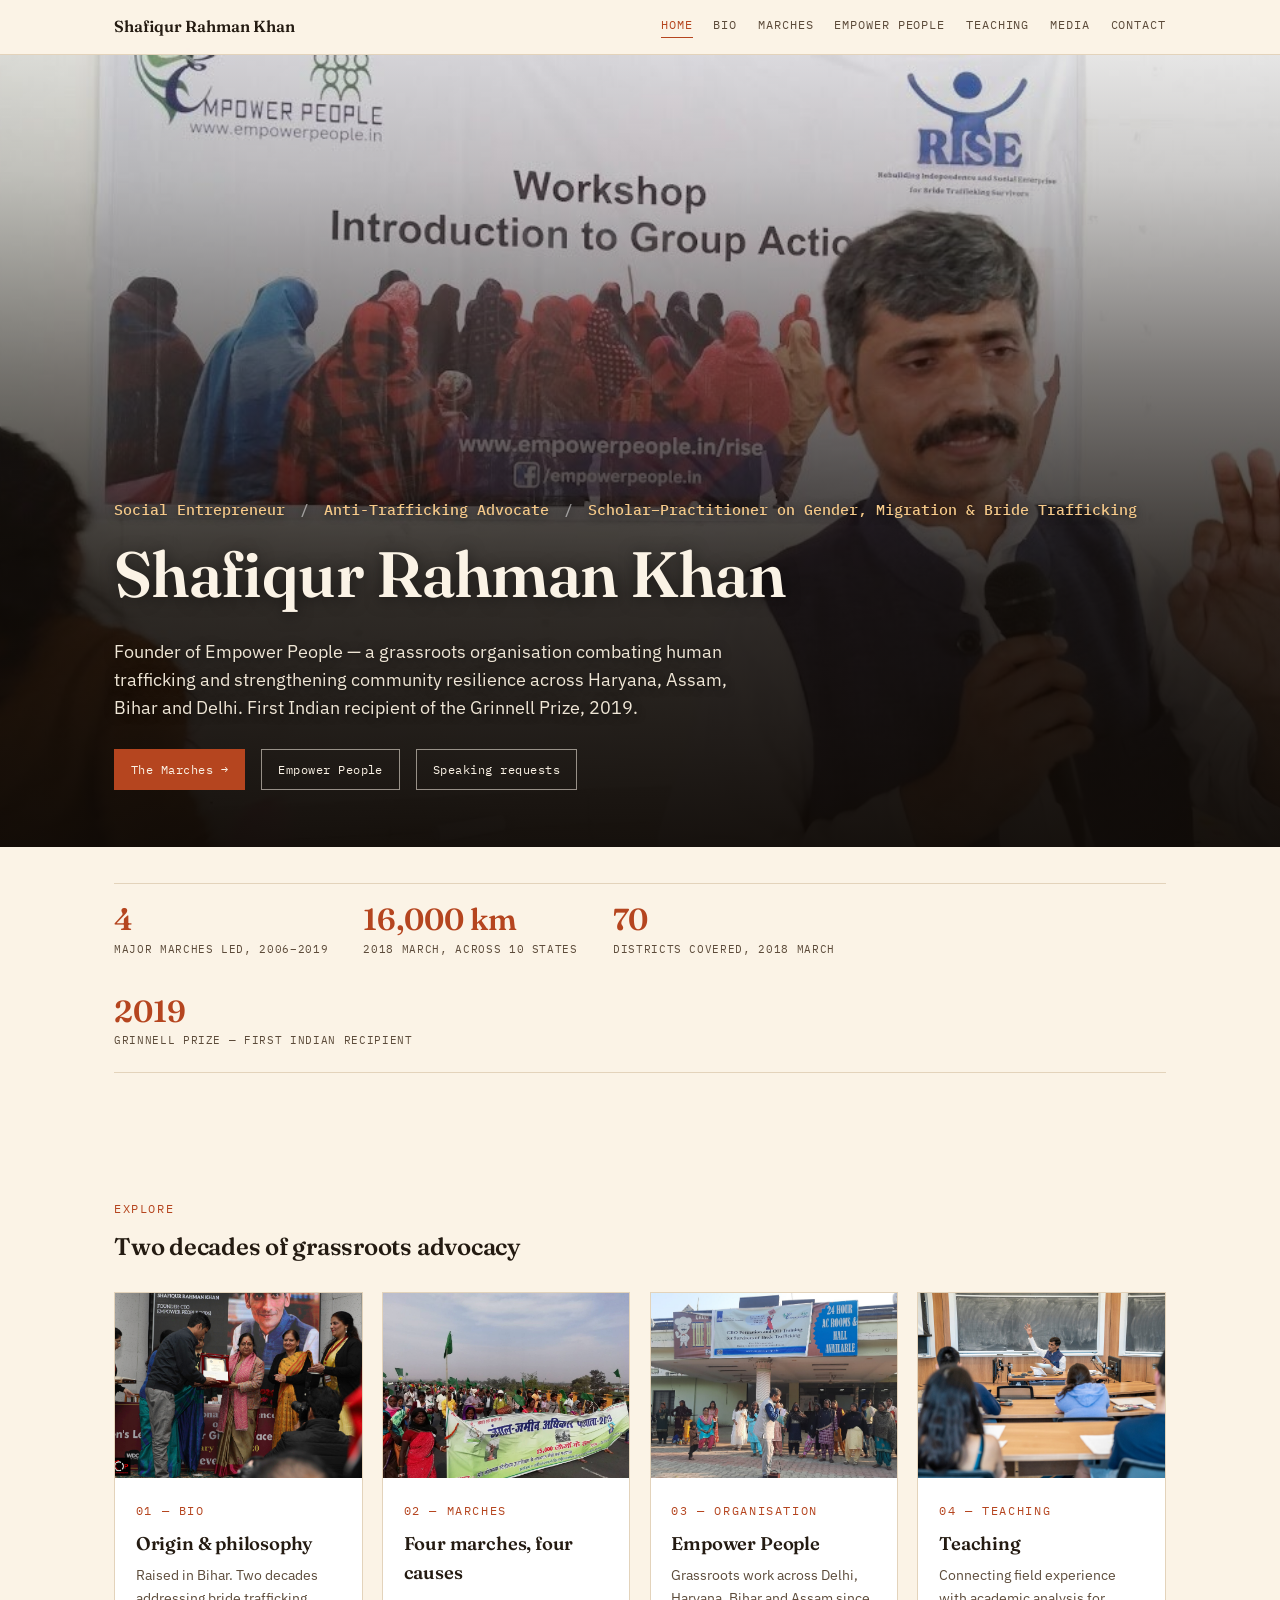
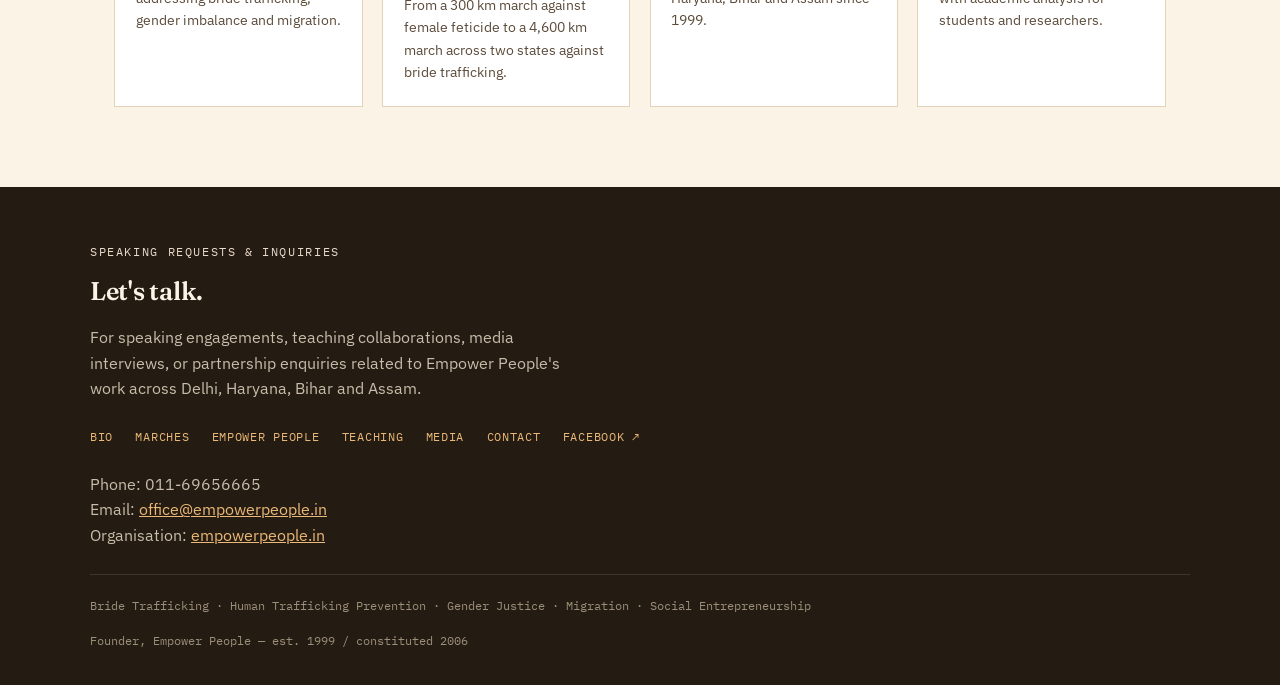
<file: index.html>
<!DOCTYPE html>
<html lang="en">
<head>
<meta charset="UTF-8">
<meta name="viewport" content="width=device-width, initial-scale=1.0">
<title>Shafiqur Rahman Khan — Social Entrepreneur & Anti-Trafficking Advocate</title>
<link rel="preconnect" href="https://fonts.googleapis.com">
<link rel="preconnect" href="https://fonts.gstatic.com" crossorigin>
<link href="https://fonts.googleapis.com/css2?family=Fraunces:ital,opsz,wght@0,9..144,300;0,9..144,450;0,9..144,600;0,9..144,700;1,9..144,450&family=IBM+Plex+Sans:wght@400;500;600&family=IBM+Plex+Mono:wght@400;500&display=swap" rel="stylesheet">
<link rel="stylesheet" href="styles.css">
</head>
<body>

<header class="nav">
  <div class="nav-inner">
    <a href="index.html" class="nav-name">Shafiqur Rahman Khan</a>
    <button class="nav-toggle" aria-label="Toggle menu" onclick="document.querySelector('.nav-links').classList.toggle('open')">☰</button>
    <nav class="nav-links">
      <a href="index.html" class="active">Home</a>
      <a href="bio.html">Bio</a>
      <a href="marches.html">Marches</a>
      <a href="empower-people.html">Empower People</a>
      <a href="teaching.html">Teaching</a>
      <a href="media.html">Media</a>
      <a href="contact.html">Contact</a>
    </nav>
  </div>
</header>

<section class="hero">
  <div class="photo">
    <img src="rise-workshop.jpg" alt="Shafiqur Rahman Khan addressing a RISE workshop, Introduction to Group Action, for bride trafficking survivors">
  </div>
  <div class="hero-text">
    <div class="role">Social Entrepreneur <span class="sep">/</span> Anti-Trafficking Advocate <span class="sep">/</span> Scholar&#8211;Practitioner on Gender, Migration &amp; Bride Trafficking</div>
    <h1>Shafiqur Rahman Khan</h1>
    <p class="lede">Founder of Empower People — a grassroots organisation combating human trafficking and strengthening community resilience across Haryana, Assam, Bihar and Delhi. First Indian recipient of the Grinnell Prize, 2019.</p>
    <div class="hero-links">
      <a class="primary" href="marches.html">The Marches →</a>
      <a href="empower-people.html">Empower People</a>
      <a href="contact.html">Speaking requests</a>
    </div>
  </div>
</section>

<div class="content-wide">
  <div class="stat-row fade-in">
    <div class="stat"><span class="num">4</span><span class="label">Major marches led, 2006–2019</span></div>
    <div class="stat"><span class="num">16,000 km</span><span class="label">2018 march, across 10 states</span></div>
    <div class="stat"><span class="num">70</span><span class="label">Districts covered, 2018 march</span></div>
    <div class="stat"><span class="num">2019</span><span class="label">Grinnell Prize — first Indian recipient</span></div>
  </div>
</div>

<section class="snapshot">
  <div class="eyebrow">Explore</div>
  <h2>Two decades of grassroots advocacy</h2>
  <div class="snapshot-grid">
    <a class="snap-card fade-in" href="bio.html">
      <div class="photo"><img src="jijabai-award.jpg" alt="Shafiqur Rahman Khan receiving the Jijabai Achievers Award for Women Empowerment"></div>
      <div class="snap-text">
        <div class="eyebrow">01 — Bio</div>
        <h3>Origin & philosophy</h3>
        <p>Raised in Bihar. Two decades addressing bride trafficking, gender imbalance and migration.</p>
      </div>
    </a>
    <a class="snap-card fade-in" href="marches.html">
      <div class="photo"><img src="jharkhand-march-banner.jpg" alt="Jungle-Jameen Adhikar Padyatra 2019 banner, Hazaribagh to Ranchi"></div>
      <div class="snap-text">
        <div class="eyebrow">02 — Marches</div>
        <h3>Four marches, four causes</h3>
        <p>From a 300 km march against female feticide to a 4,600 km march across two states against bride trafficking.</p>
      </div>
    </a>
    <a class="snap-card fade-in" href="empower-people.html">
      <div class="photo"><img src="cbo-training-outdoor.jpg" alt="Shafiqur Rahman Khan addressing bride trafficking survivors outdoors, CBO Formation training"></div>
      <div class="snap-text">
        <div class="eyebrow">03 — Organisation</div>
        <h3>Empower People</h3>
        <p>Grassroots work across Delhi, Haryana, Bihar and Assam since 1999.</p>
      </div>
    </a>
    <a class="snap-card fade-in" href="teaching.html">
      <div class="photo"><img src="grinnell-classroom.jpg" alt="Shafiqur Rahman Khan teaching a class at Grinnell College"></div>
      <div class="snap-text">
        <div class="eyebrow">04 — Teaching</div>
        <h3>Teaching</h3>
        <p>Connecting field experience with academic analysis for students and researchers.</p>
      </div>
    </a>
  </div>
</section>

<footer id="contact">
  <div class="footer-inner">
    <div class="eyebrow" style="color:#E9D9C8;">Speaking requests &amp; inquiries</div>
    <h2>Let's talk.</h2>
    <p style="max-width:50ch;">For speaking engagements, teaching collaborations, media interviews, or partnership enquiries related to Empower People's work across Delhi, Haryana, Bihar and Assam.</p>
    <div class="footer-nav">
      <a href="bio.html">Bio</a>
      <a href="marches.html">Marches</a>
      <a href="empower-people.html">Empower People</a>
      <a href="teaching.html">Teaching</a>
      <a href="media.html">Media</a>
      <a href="contact.html">Contact</a>
      <a href="https://www.facebook.com/shafiqRkhan.net" target="_blank" rel="noopener">Facebook ↗</a>
    </div>
    <p>
      Phone: 011-69656665<br>
      Email: <a href="mailto:office@empowerpeople.in">office@empowerpeople.in</a><br>
      Organisation: <a href="https://www.empowerpeople.in" target="_blank" rel="noopener">empowerpeople.in</a>
    </p>
    <div class="footer-meta">
      <span>Bride Trafficking · Human Trafficking Prevention · Gender Justice · Migration · Social Entrepreneurship</span>
      <span>Founder, Empower People — est. 1999 / constituted 2006</span>
    </div>
  </div>
</footer>

<script>
  const els = document.querySelectorAll('.fade-in');
  if('IntersectionObserver' in window){
    const io = new IntersectionObserver((entries)=>{
      entries.forEach(e=>{ if(e.isIntersecting){ e.target.classList.add('visible'); io.unobserve(e.target); } });
    }, { threshold:0.12 });
    els.forEach(el=>io.observe(el));
  } else { els.forEach(el=>el.classList.add('visible')); }
</script>
</body>
</html>
</file>
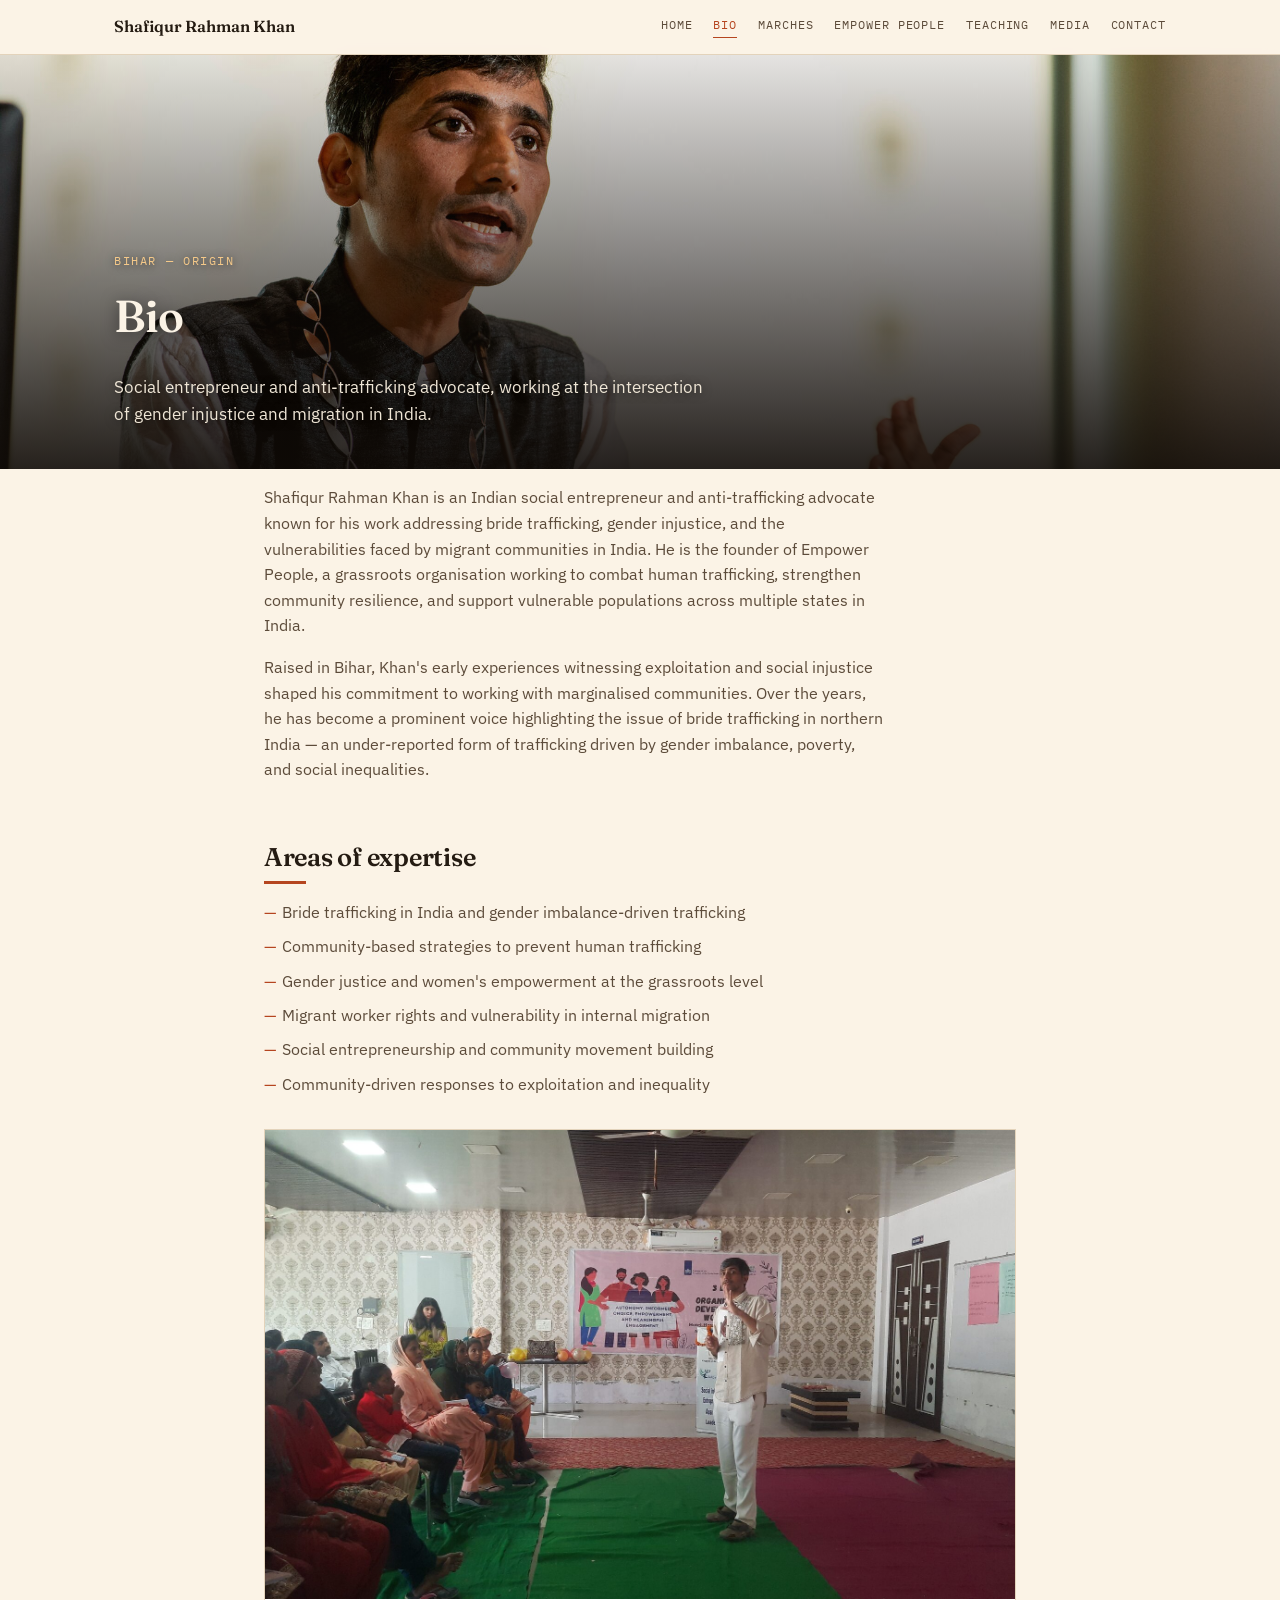
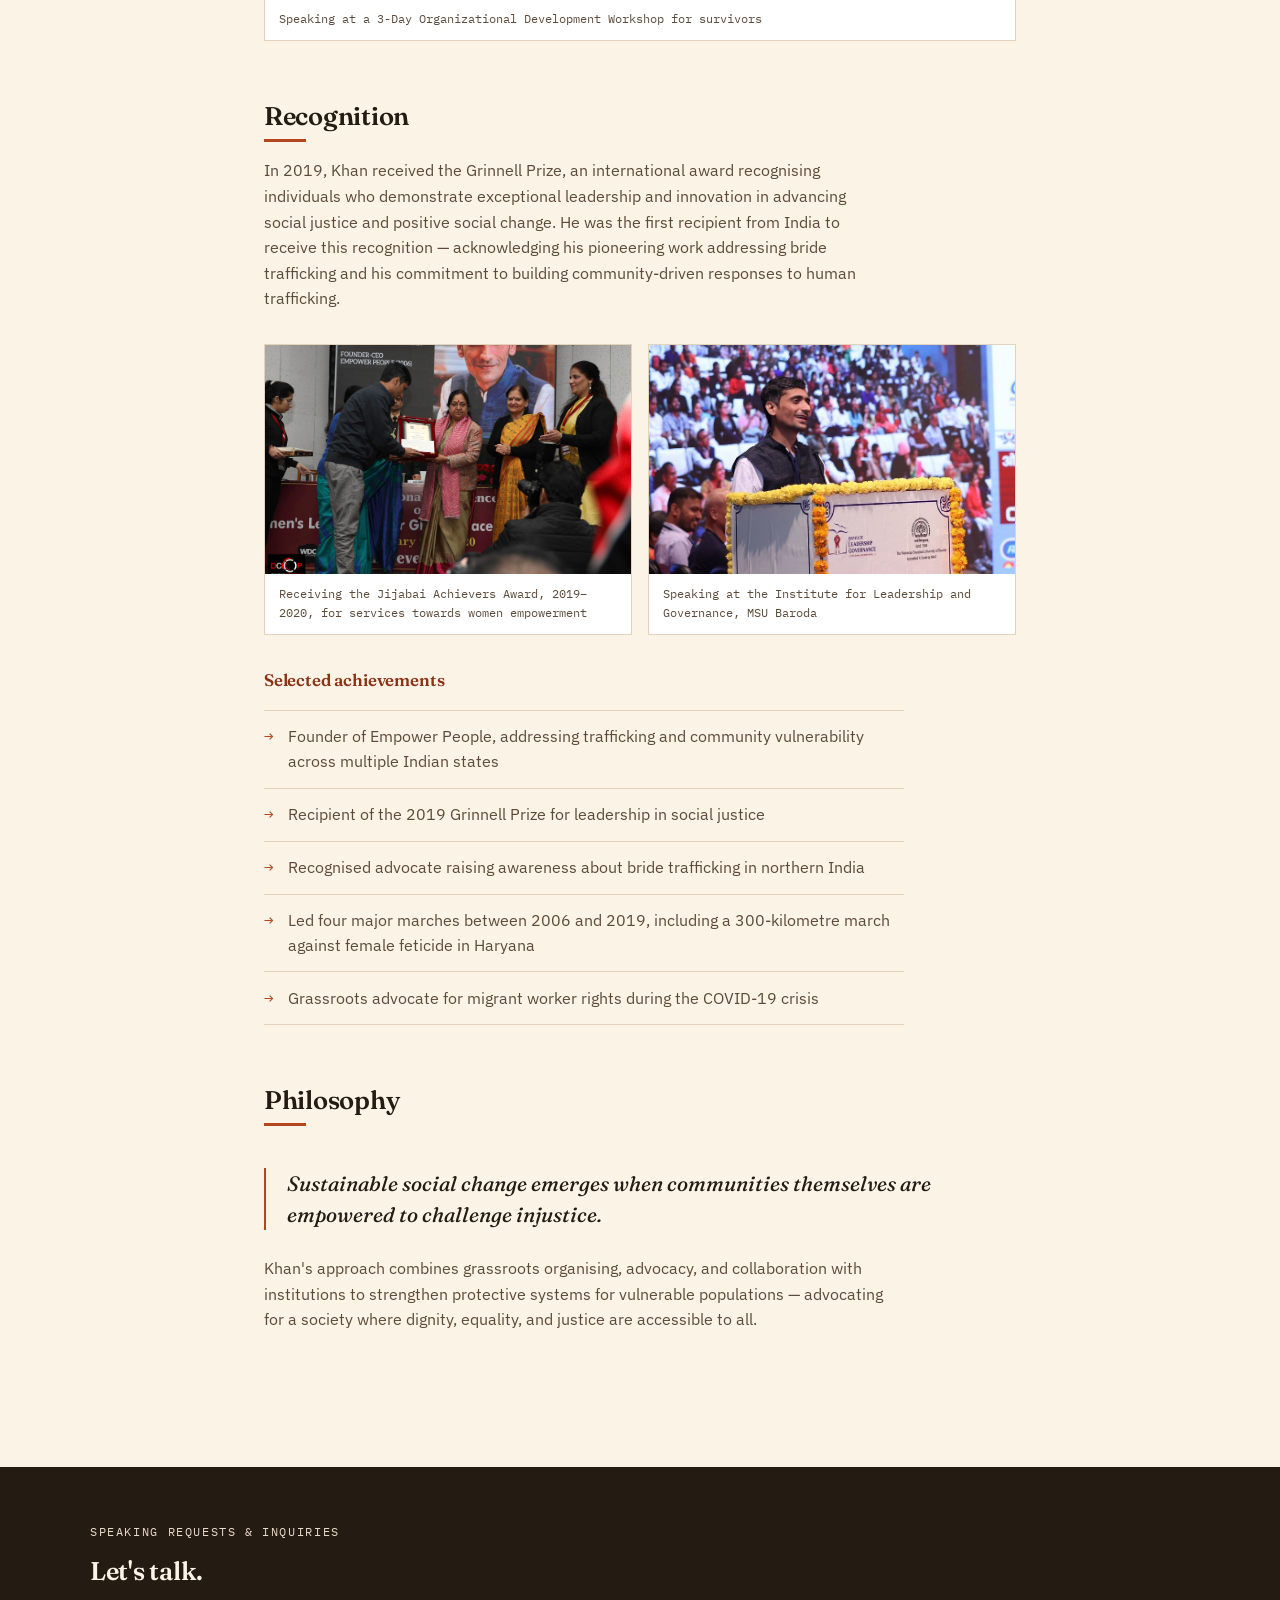
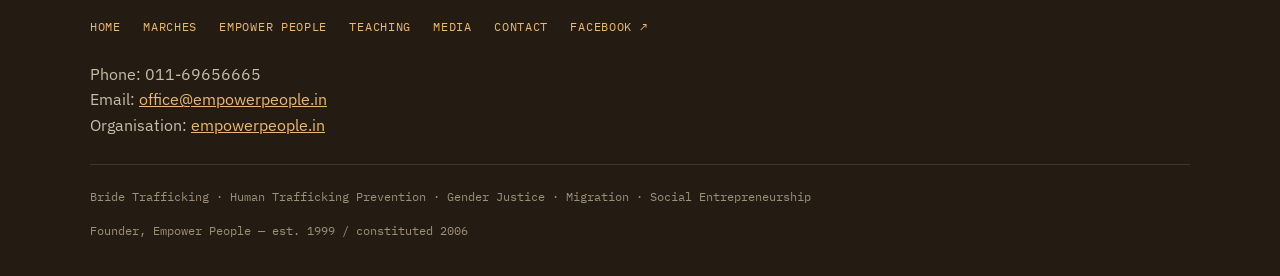
<file: bio.html>
<!DOCTYPE html>
<html lang="en">
<head>
<meta charset="UTF-8">
<meta name="viewport" content="width=device-width, initial-scale=1.0">
<title>Bio — Shafiqur Rahman Khan</title>
<link rel="preconnect" href="https://fonts.googleapis.com">
<link rel="preconnect" href="https://fonts.gstatic.com" crossorigin>
<link href="https://fonts.googleapis.com/css2?family=Fraunces:ital,opsz,wght@0,9..144,300;0,9..144,450;0,9..144,600;0,9..144,700;1,9..144,450&family=IBM+Plex+Sans:wght@400;500;600&family=IBM+Plex+Mono:wght@400;500&display=swap" rel="stylesheet">
<link rel="stylesheet" href="styles.css">
</head>
<body>

<header class="nav">
  <div class="nav-inner">
    <a href="index.html" class="nav-name">Shafiqur Rahman Khan</a>
    <button class="nav-toggle" aria-label="Toggle menu" onclick="document.querySelector('.nav-links').classList.toggle('open')">☰</button>
    <nav class="nav-links">
      <a href="index.html">Home</a>
      <a href="bio.html" class="active">Bio</a>
      <a href="marches.html">Marches</a>
      <a href="empower-people.html">Empower People</a>
      <a href="teaching.html">Teaching</a>
      <a href="media.html">Media</a>
      <a href="contact.html">Contact</a>
    </nav>
  </div>
</header>

<div class="photo-banner">
  <div class="photo"><img src="grinnell-ceremony.jpg" alt="Shafiqur Rahman Khan speaking at the Grinnell Prize ceremony, 2019" style="object-position:center 25%"></div>
  <div class="banner-text">
    <div class="eyebrow">Bihar — origin</div>
    <h1>Bio</h1>
    <p class="lede">Social entrepreneur and anti-trafficking advocate, working at the intersection of gender injustice and migration in India.</p>
  </div>
</div>

<div class="content">

  <div class="section-block fade-in">
    <p>Shafiqur Rahman Khan is an Indian social entrepreneur and anti-trafficking advocate known for his work addressing bride trafficking, gender injustice, and the vulnerabilities faced by migrant communities in India. He is the founder of Empower People, a grassroots organisation working to combat human trafficking, strengthen community resilience, and support vulnerable populations across multiple states in India.</p>
    <p>Raised in Bihar, Khan's early experiences witnessing exploitation and social injustice shaped his commitment to working with marginalised communities. Over the years, he has become a prominent voice highlighting the issue of bride trafficking in northern India — an under-reported form of trafficking driven by gender imbalance, poverty, and social inequalities.</p>
  </div>

  <div class="section-block fade-in">
    <h2>Areas of expertise</h2>
    <ul class="plain">
      <li>Bride trafficking in India and gender imbalance-driven trafficking</li>
      <li>Community-based strategies to prevent human trafficking</li>
      <li>Gender justice and women's empowerment at the grassroots level</li>
      <li>Migrant worker rights and vulnerability in internal migration</li>
      <li>Social entrepreneurship and community movement building</li>
      <li>Community-driven responses to exploitation and inequality</li>
    </ul>

    <figure class="content-photo">
      <div class="photo"><img src="od-workshop-mic.jpg" alt="Shafiqur Rahman Khan speaking at a 3-Day Organizational Development Workshop for women survivors"></div>
      <figcaption>Speaking at a 3-Day Organizational Development Workshop for survivors</figcaption>
    </figure>
  </div>

  <div class="section-block fade-in">
    <h2>Recognition</h2>
    <p>In 2019, Khan received the Grinnell Prize, an international award recognising individuals who demonstrate exceptional leadership and innovation in advancing social justice and positive social change. He was the first recipient from India to receive this recognition — acknowledging his pioneering work addressing bride trafficking and his commitment to building community-driven responses to human trafficking.</p>

    <div class="photo-pair">
      <figure class="content-photo">
        <div class="photo"><img src="jijabai-award.jpg" alt="Shafiqur Rahman Khan receiving the Jijabai Achievers Award 2019-2020 for Women Empowerment"></div>
        <figcaption>Receiving the Jijabai Achievers Award, 2019–2020, for services towards women empowerment</figcaption>
      </figure>
      <figure class="content-photo">
        <div class="photo"><img src="msu-baroda-keynote.jpg" alt="Shafiqur Rahman Khan speaking at the Institute for Leadership and Governance, MSU Baroda"></div>
        <figcaption>Speaking at the Institute for Leadership and Governance, MSU Baroda</figcaption>
      </figure>
    </div>

    <h3>Selected achievements</h3>
    <ul class="achieve-list">
      <li><span class="mark">→</span> Founder of Empower People, addressing trafficking and community vulnerability across multiple Indian states</li>
      <li><span class="mark">→</span> Recipient of the 2019 Grinnell Prize for leadership in social justice</li>
      <li><span class="mark">→</span> Recognised advocate raising awareness about bride trafficking in northern India</li>
      <li><span class="mark">→</span> Led four major marches between 2006 and 2019, including a 300-kilometre march against female feticide in Haryana</li>
      <li><span class="mark">→</span> Grassroots advocate for migrant worker rights during the COVID-19 crisis</li>
    </ul>
  </div>

  <div class="section-block fade-in">
    <h2>Philosophy</h2>
    <blockquote>Sustainable social change emerges when communities themselves are empowered to challenge injustice.</blockquote>
    <p>Khan's approach combines grassroots organising, advocacy, and collaboration with institutions to strengthen protective systems for vulnerable populations — advocating for a society where dignity, equality, and justice are accessible to all.</p>
  </div>

</div>

<footer id="contact">
  <div class="footer-inner">
    <div class="eyebrow" style="color:#E9D9C8;">Speaking requests &amp; inquiries</div>
    <h2>Let's talk.</h2>
    <div class="footer-nav">
      <a href="index.html">Home</a>
      <a href="marches.html">Marches</a>
      <a href="empower-people.html">Empower People</a>
      <a href="teaching.html">Teaching</a>
      <a href="media.html">Media</a>
      <a href="contact.html">Contact</a>
      <a href="https://www.facebook.com/shafiqRkhan.net" target="_blank" rel="noopener">Facebook ↗</a>
    </div>
    <p>
      Phone: 011-69656665<br>
      Email: <a href="mailto:office@empowerpeople.in">office@empowerpeople.in</a><br>
      Organisation: <a href="https://www.empowerpeople.in" target="_blank" rel="noopener">empowerpeople.in</a>
    </p>
    <div class="footer-meta">
      <span>Bride Trafficking · Human Trafficking Prevention · Gender Justice · Migration · Social Entrepreneurship</span>
      <span>Founder, Empower People — est. 1999 / constituted 2006</span>
    </div>
  </div>
</footer>

<script>
  const els = document.querySelectorAll('.fade-in');
  if('IntersectionObserver' in window){
    const io = new IntersectionObserver((entries)=>{
      entries.forEach(e=>{ if(e.isIntersecting){ e.target.classList.add('visible'); io.unobserve(e.target); } });
    }, { threshold:0.12 });
    els.forEach(el=>io.observe(el));
  } else { els.forEach(el=>el.classList.add('visible')); }
</script>
</body>
</html>
</file>
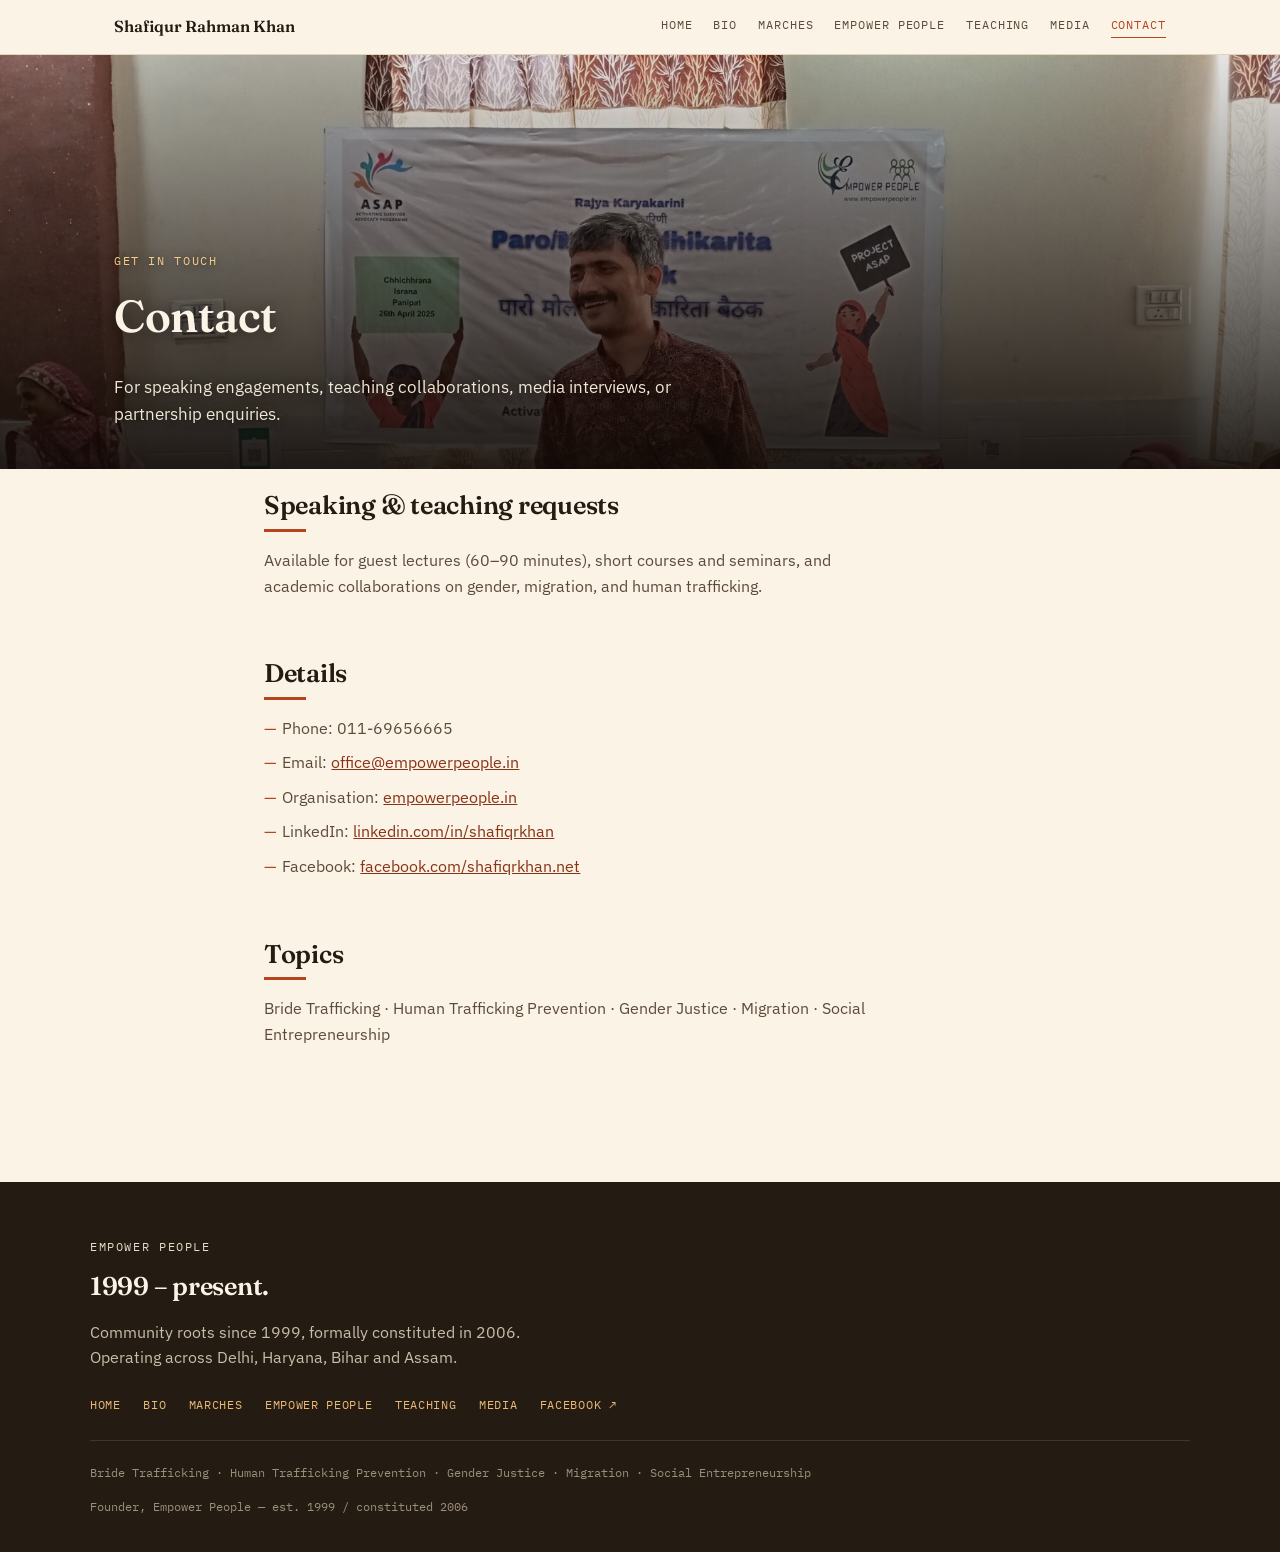
<file: contact.html>
<!DOCTYPE html>
<html lang="en">
<head>
<meta charset="UTF-8">
<meta name="viewport" content="width=device-width, initial-scale=1.0">
<title>Contact — Shafiqur Rahman Khan</title>
<link rel="preconnect" href="https://fonts.googleapis.com">
<link rel="preconnect" href="https://fonts.gstatic.com" crossorigin>
<link href="https://fonts.googleapis.com/css2?family=Fraunces:ital,opsz,wght@0,9..144,300;0,9..144,450;0,9..144,600;0,9..144,700;1,9..144,450&family=IBM+Plex+Sans:wght@400;500;600&family=IBM+Plex+Mono:wght@400;500&display=swap" rel="stylesheet">
<link rel="stylesheet" href="styles.css">
</head>
<body>

<header class="nav">
  <div class="nav-inner">
    <a href="index.html" class="nav-name">Shafiqur Rahman Khan</a>
    <button class="nav-toggle" aria-label="Toggle menu" onclick="document.querySelector('.nav-links').classList.toggle('open')">☰</button>
    <nav class="nav-links">
      <a href="index.html">Home</a>
      <a href="bio.html">Bio</a>
      <a href="marches.html">Marches</a>
      <a href="empower-people.html">Empower People</a>
      <a href="teaching.html">Teaching</a>
      <a href="media.html">Media</a>
      <a href="contact.html" class="active">Contact</a>
    </nav>
  </div>
</header>

<div class="photo-banner">
  <div class="photo"><img src="panipat-baithak-2.jpg" alt="Shafiqur Rahman Khan addressing a community meeting in Panipat, Haryana" style="object-position:center 20%"></div>
  <div class="banner-text">
    <div class="eyebrow">Get in touch</div>
    <h1>Contact</h1>
    <p class="lede">For speaking engagements, teaching collaborations, media interviews, or partnership enquiries.</p>
  </div>
</div>

<div class="content">
  <div class="section-block fade-in">
    <h2>Speaking &amp; teaching requests</h2>
    <p>Available for guest lectures (60–90 minutes), short courses and seminars, and academic collaborations on gender, migration, and human trafficking.</p>
  </div>

  <div class="section-block fade-in">
    <h2>Details</h2>
    <ul class="plain">
      <li>Phone: 011-69656665</li>
      <li>Email: <a href="mailto:office@empowerpeople.in">office@empowerpeople.in</a></li>
      <li>Organisation: <a href="https://www.empowerpeople.in" target="_blank" rel="noopener">empowerpeople.in</a></li>
      <li>LinkedIn: <a href="https://www.linkedin.com/in/shafiqrkhan/" target="_blank" rel="noopener">linkedin.com/in/shafiqrkhan</a></li>
      <li>Facebook: <a href="https://www.facebook.com/shafiqrkhan.net" target="_blank" rel="noopener">facebook.com/shafiqrkhan.net</a></li>
    </ul>
  </div>

  <div class="section-block fade-in">
    <h2>Topics</h2>
    <p>Bride Trafficking · Human Trafficking Prevention · Gender Justice · Migration · Social Entrepreneurship</p>
  </div>
</div>

<footer id="contact-footer">
  <div class="footer-inner">
    <div class="eyebrow" style="color:#E9D9C8;">Empower People</div>
    <h2>1999 – present.</h2>
    <p style="max-width:50ch;">Community roots since 1999, formally constituted in 2006. Operating across Delhi, Haryana, Bihar and Assam.</p>
    <div class="footer-nav">
      <a href="index.html">Home</a>
      <a href="bio.html">Bio</a>
      <a href="marches.html">Marches</a>
      <a href="empower-people.html">Empower People</a>
      <a href="teaching.html">Teaching</a>
      <a href="media.html">Media</a>
      <a href="https://www.facebook.com/shafiqRkhan.net" target="_blank" rel="noopener">Facebook ↗</a>
    </div>
    <div class="footer-meta">
      <span>Bride Trafficking · Human Trafficking Prevention · Gender Justice · Migration · Social Entrepreneurship</span>
      <span>Founder, Empower People — est. 1999 / constituted 2006</span>
    </div>
  </div>
</footer>

<script>
  const els = document.querySelectorAll('.fade-in');
  if('IntersectionObserver' in window){
    const io = new IntersectionObserver((entries)=>{
      entries.forEach(e=>{ if(e.isIntersecting){ e.target.classList.add('visible'); io.unobserve(e.target); } });
    }, { threshold:0.12 });
    els.forEach(el=>io.observe(el));
  } else { els.forEach(el=>el.classList.add('visible')); }
</script>
</body>
</html>
</file>
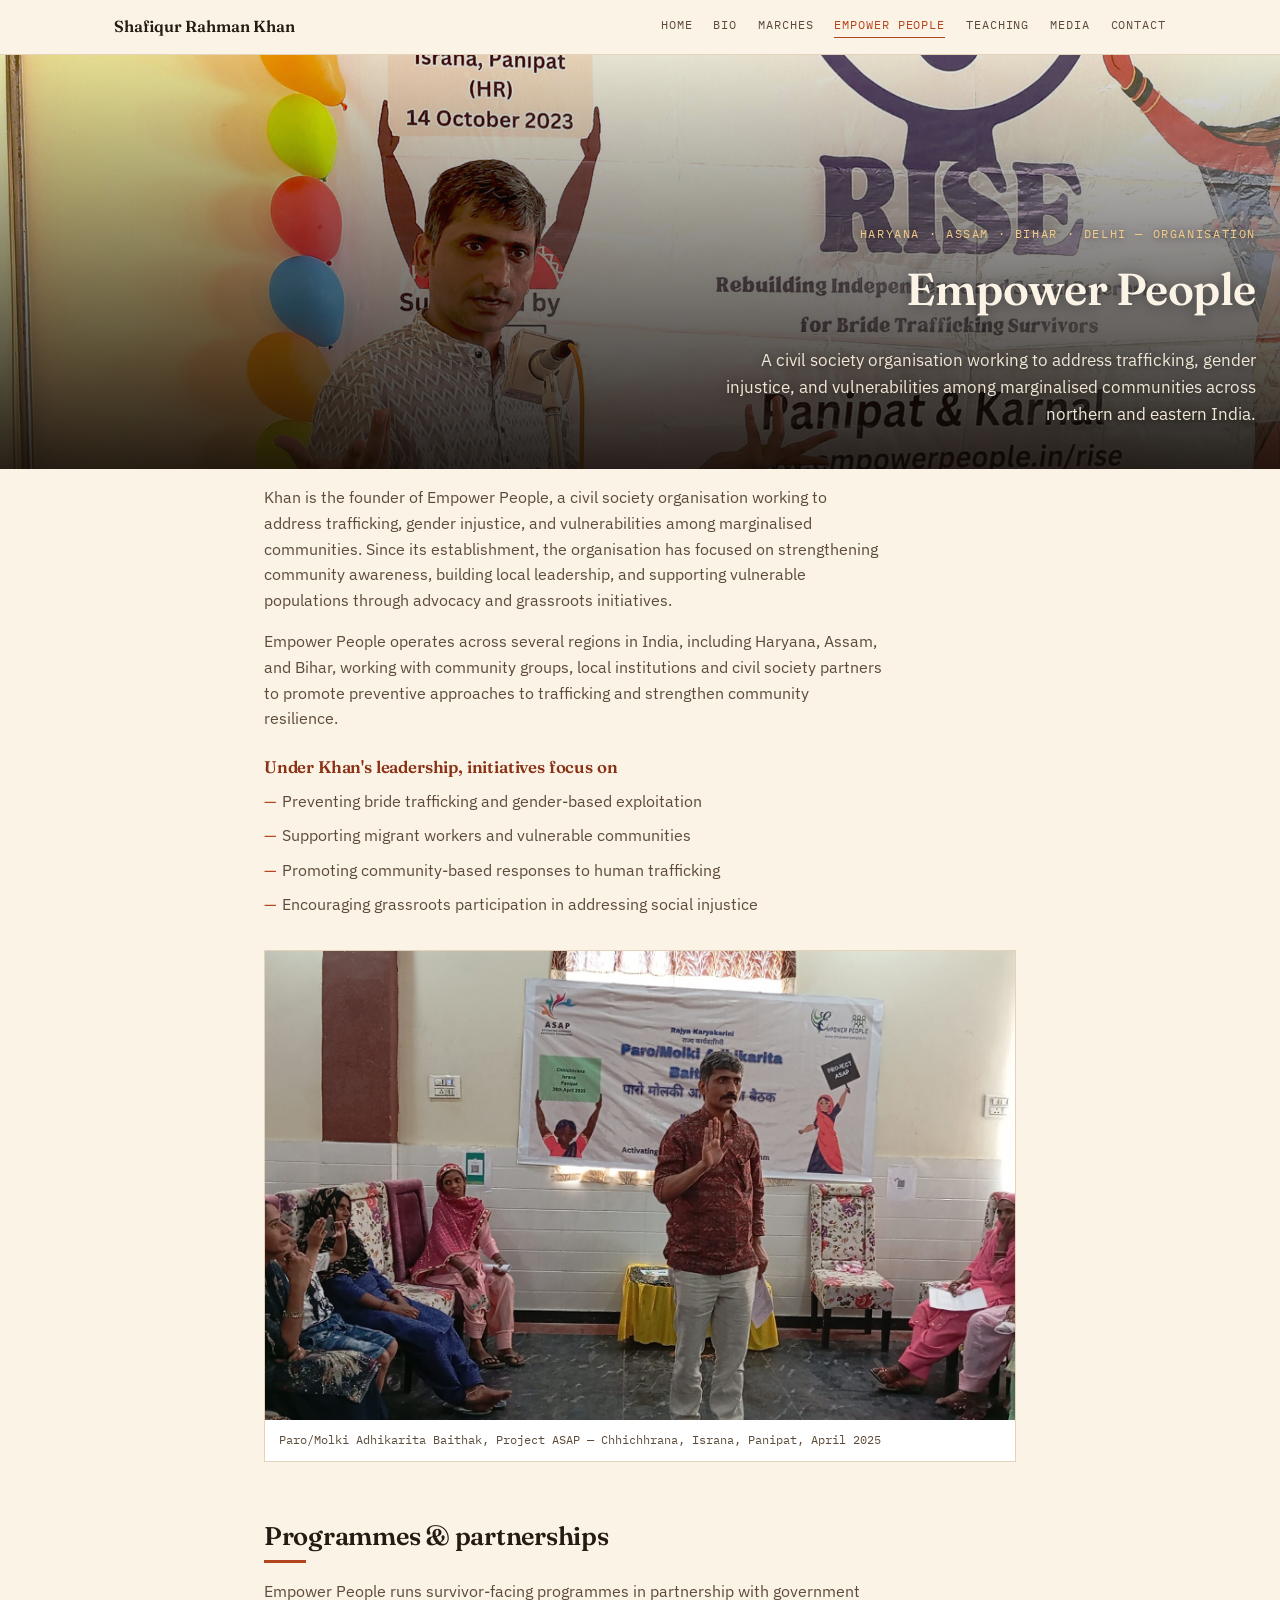
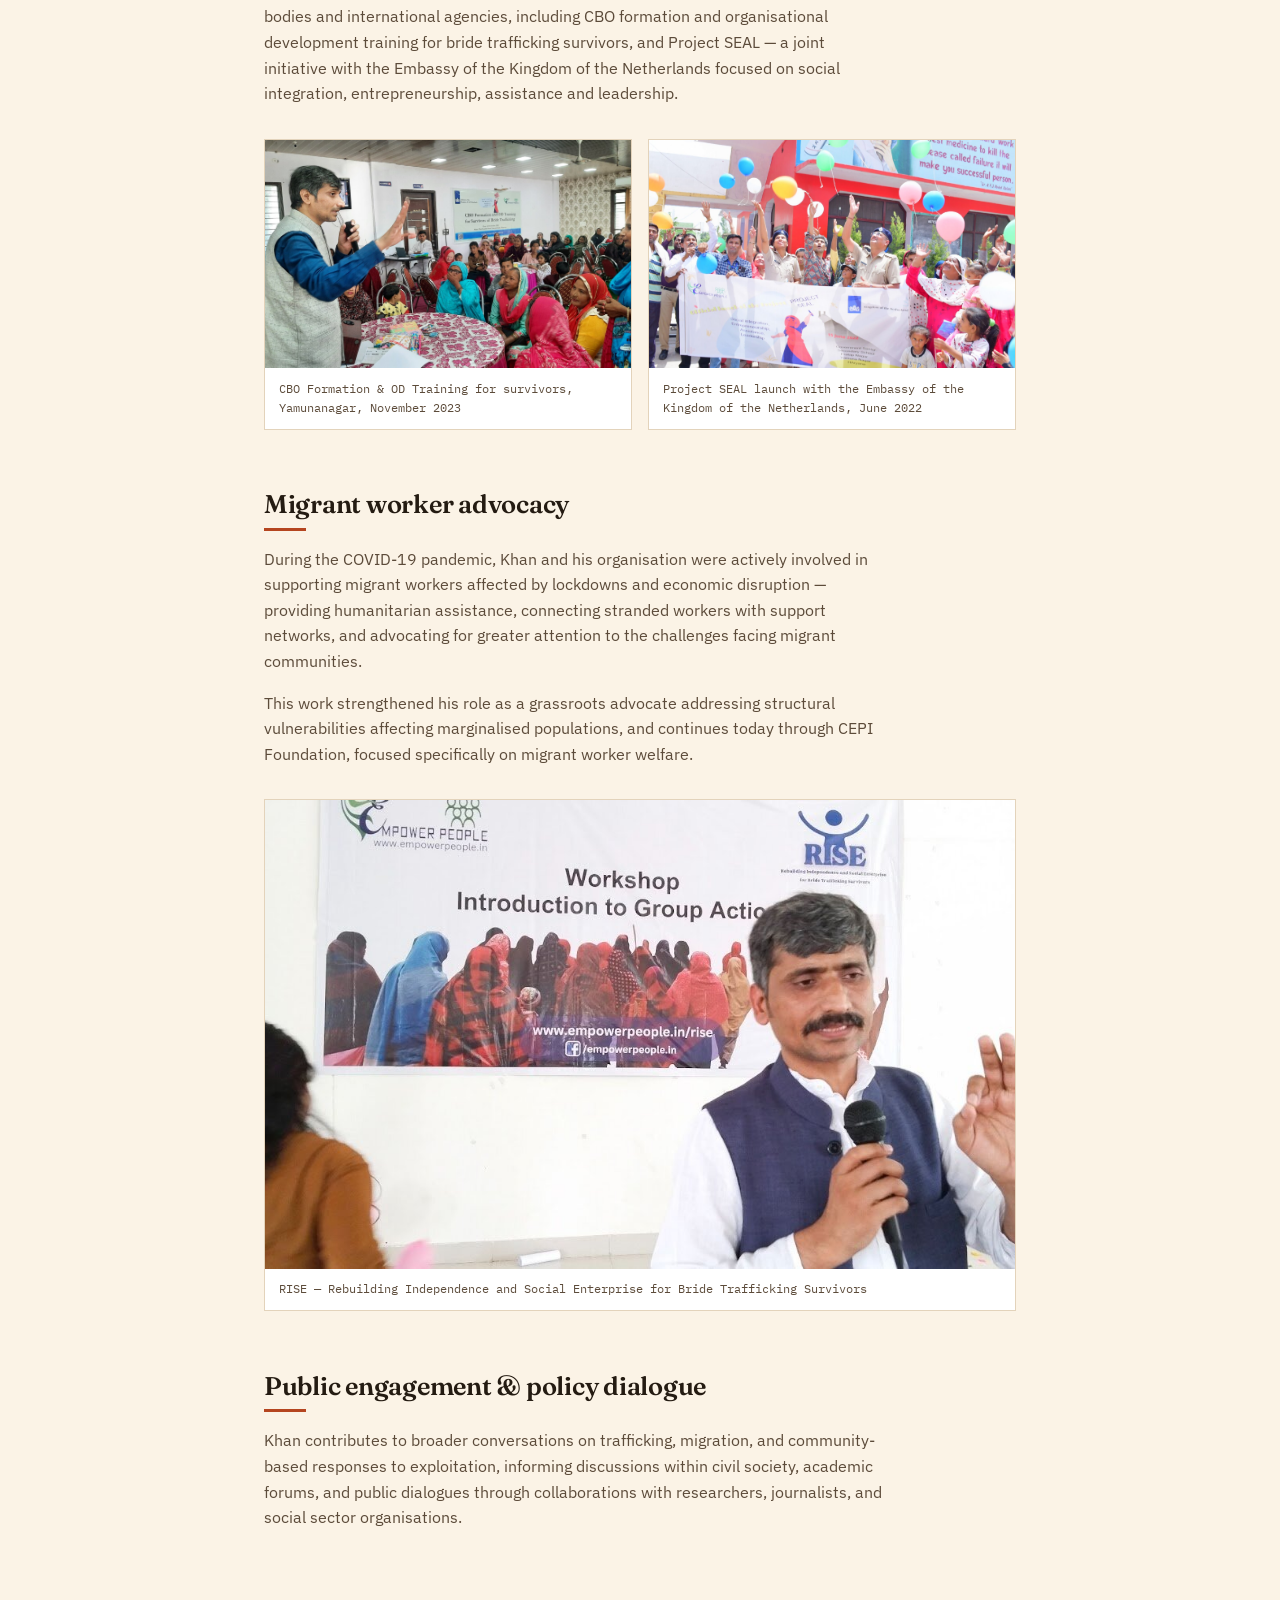
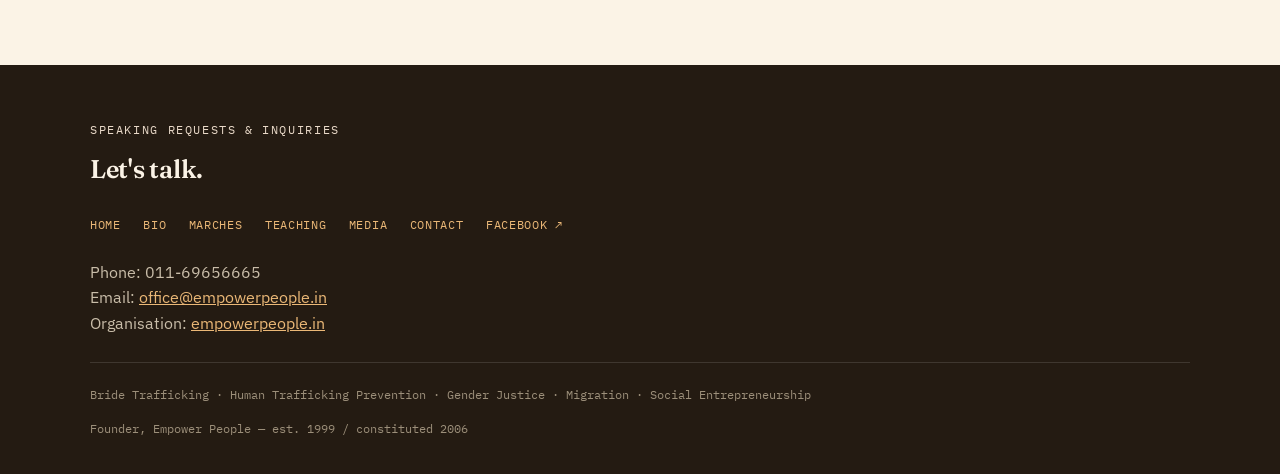
<file: empower-people.html>
<!DOCTYPE html>
<html lang="en">
<head>
<meta charset="UTF-8">
<meta name="viewport" content="width=device-width, initial-scale=1.0">
<title>Empower People — Shafiqur Rahman Khan</title>
<link rel="preconnect" href="https://fonts.googleapis.com">
<link rel="preconnect" href="https://fonts.gstatic.com" crossorigin>
<link href="https://fonts.googleapis.com/css2?family=Fraunces:ital,opsz,wght@0,9..144,300;0,9..144,450;0,9..144,600;0,9..144,700;1,9..144,450&family=IBM+Plex+Sans:wght@400;500;600&family=IBM+Plex+Mono:wght@400;500&display=swap" rel="stylesheet">
<link rel="stylesheet" href="styles.css">
</head>
<body>

<header class="nav">
  <div class="nav-inner">
    <a href="index.html" class="nav-name">Shafiqur Rahman Khan</a>
    <button class="nav-toggle" aria-label="Toggle menu" onclick="document.querySelector('.nav-links').classList.toggle('open')">☰</button>
    <nav class="nav-links">
      <a href="index.html">Home</a>
      <a href="bio.html">Bio</a>
      <a href="marches.html">Marches</a>
      <a href="empower-people.html" class="active">Empower People</a>
      <a href="teaching.html">Teaching</a>
      <a href="media.html">Media</a>
      <a href="contact.html">Contact</a>
    </nav>
  </div>
</header>

<div class="photo-banner">
  <div class="photo"><img src="rise-launch-panipat.jpg" alt="Shafiqur Rahman Khan at the RISE project launch, Panipat, October 2023" style="object-position:center 50%"></div>
  <div class="banner-text align-right">
    <div class="eyebrow">Haryana · Assam · Bihar · Delhi — organisation</div>
    <h1>Empower People</h1>
    <p class="lede">A civil society organisation working to address trafficking, gender injustice, and vulnerabilities among marginalised communities across northern and eastern India.</p>
  </div>
</div>

<div class="content">

  <div class="section-block fade-in">
    <p>Khan is the founder of Empower People, a civil society organisation working to address trafficking, gender injustice, and vulnerabilities among marginalised communities. Since its establishment, the organisation has focused on strengthening community awareness, building local leadership, and supporting vulnerable populations through advocacy and grassroots initiatives.</p>
    <p>Empower People operates across several regions in India, including Haryana, Assam, and Bihar, working with community groups, local institutions and civil society partners to promote preventive approaches to trafficking and strengthen community resilience.</p>

    <h3>Under Khan's leadership, initiatives focus on</h3>
    <ul class="plain">
      <li>Preventing bride trafficking and gender-based exploitation</li>
      <li>Supporting migrant workers and vulnerable communities</li>
      <li>Promoting community-based responses to human trafficking</li>
      <li>Encouraging grassroots participation in addressing social injustice</li>
    </ul>

    <figure class="content-photo">
      <div class="photo"><img src="community-meeting-panipat.jpg" alt="Shafiqur Rahman Khan addressing a Paro/Molki Adhikarita Baithak community meeting, Panipat"></div>
      <figcaption>Paro/Molki Adhikarita Baithak, Project ASAP — Chhichhrana, Israna, Panipat, April 2025</figcaption>
    </figure>
  </div>

  <div class="section-block fade-in">
    <h2>Programmes &amp; partnerships</h2>
    <p>Empower People runs survivor-facing programmes in partnership with government bodies and international agencies, including CBO formation and organisational development training for bride trafficking survivors, and Project SEAL — a joint initiative with the Embassy of the Kingdom of the Netherlands focused on social integration, entrepreneurship, assistance and leadership.</p>

    <div class="photo-pair">
      <figure class="content-photo">
        <div class="photo"><img src="cbo-training-mic.jpg" alt="CBO Formation and OD Training for Survivors of Bride Trafficking, Yamunanagar, November 2023"></div>
        <figcaption>CBO Formation &amp; OD Training for survivors, Yamunanagar, November 2023</figcaption>
      </figure>
      <figure class="content-photo">
        <div class="photo"><img src="project-seal-launch.jpg" alt="Project SEAL launch with the Embassy of the Kingdom of the Netherlands, Yamuna Nagar, June 2022"></div>
        <figcaption>Project SEAL launch with the Embassy of the Kingdom of the Netherlands, June 2022</figcaption>
      </figure>
    </div>
  </div>

  <div class="section-block fade-in">
    <h2>Migrant worker advocacy</h2>
    <p>During the COVID-19 pandemic, Khan and his organisation were actively involved in supporting migrant workers affected by lockdowns and economic disruption — providing humanitarian assistance, connecting stranded workers with support networks, and advocating for greater attention to the challenges facing migrant communities.</p>
    <p>This work strengthened his role as a grassroots advocate addressing structural vulnerabilities affecting marginalised populations, and continues today through CEPI Foundation, focused specifically on migrant worker welfare.</p>

    <figure class="content-photo">
      <div class="photo"><img src="rise-workshop.jpg" alt="Introduction to Group Action workshop, RISE programme for bride trafficking survivors"></div>
      <figcaption>RISE — Rebuilding Independence and Social Enterprise for Bride Trafficking Survivors</figcaption>
    </figure>
  </div>

  <div class="section-block fade-in">
    <h2>Public engagement &amp; policy dialogue</h2>
    <p>Khan contributes to broader conversations on trafficking, migration, and community-based responses to exploitation, informing discussions within civil society, academic forums, and public dialogues through collaborations with researchers, journalists, and social sector organisations.</p>
  </div>

</div>

<footer id="contact">
  <div class="footer-inner">
    <div class="eyebrow" style="color:#E9D9C8;">Speaking requests &amp; inquiries</div>
    <h2>Let's talk.</h2>
    <div class="footer-nav">
      <a href="index.html">Home</a>
      <a href="bio.html">Bio</a>
      <a href="marches.html">Marches</a>
      <a href="teaching.html">Teaching</a>
      <a href="media.html">Media</a>
      <a href="contact.html">Contact</a>
      <a href="https://www.facebook.com/shafiqRkhan.net" target="_blank" rel="noopener">Facebook ↗</a>
    </div>
    <p>
      Phone: 011-69656665<br>
      Email: <a href="mailto:office@empowerpeople.in">office@empowerpeople.in</a><br>
      Organisation: <a href="https://www.empowerpeople.in" target="_blank" rel="noopener">empowerpeople.in</a>
    </p>
    <div class="footer-meta">
      <span>Bride Trafficking · Human Trafficking Prevention · Gender Justice · Migration · Social Entrepreneurship</span>
      <span>Founder, Empower People — est. 1999 / constituted 2006</span>
    </div>
  </div>
</footer>

<script>
  const els = document.querySelectorAll('.fade-in');
  if('IntersectionObserver' in window){
    const io = new IntersectionObserver((entries)=>{
      entries.forEach(e=>{ if(e.isIntersecting){ e.target.classList.add('visible'); io.unobserve(e.target); } });
    }, { threshold:0.12 });
    els.forEach(el=>io.observe(el));
  } else { els.forEach(el=>el.classList.add('visible')); }
</script>
</body>
</html>
</file>
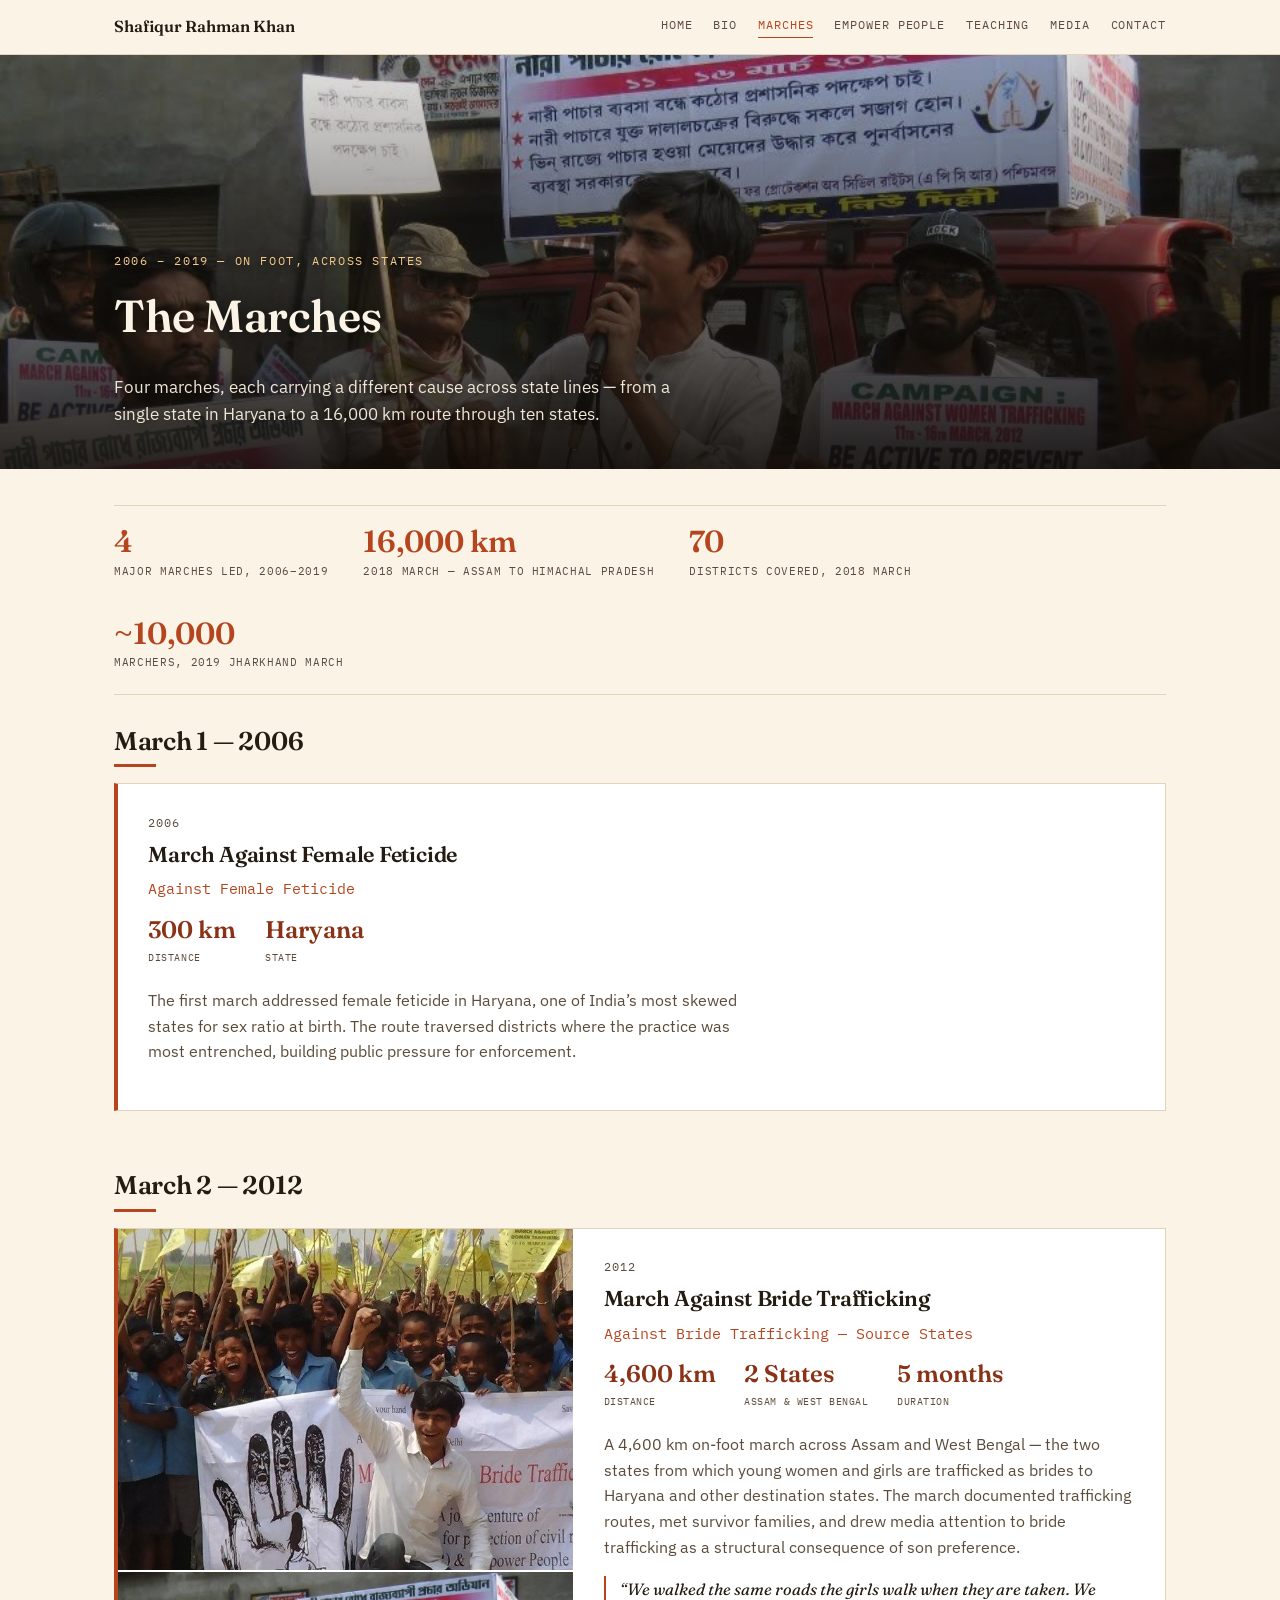
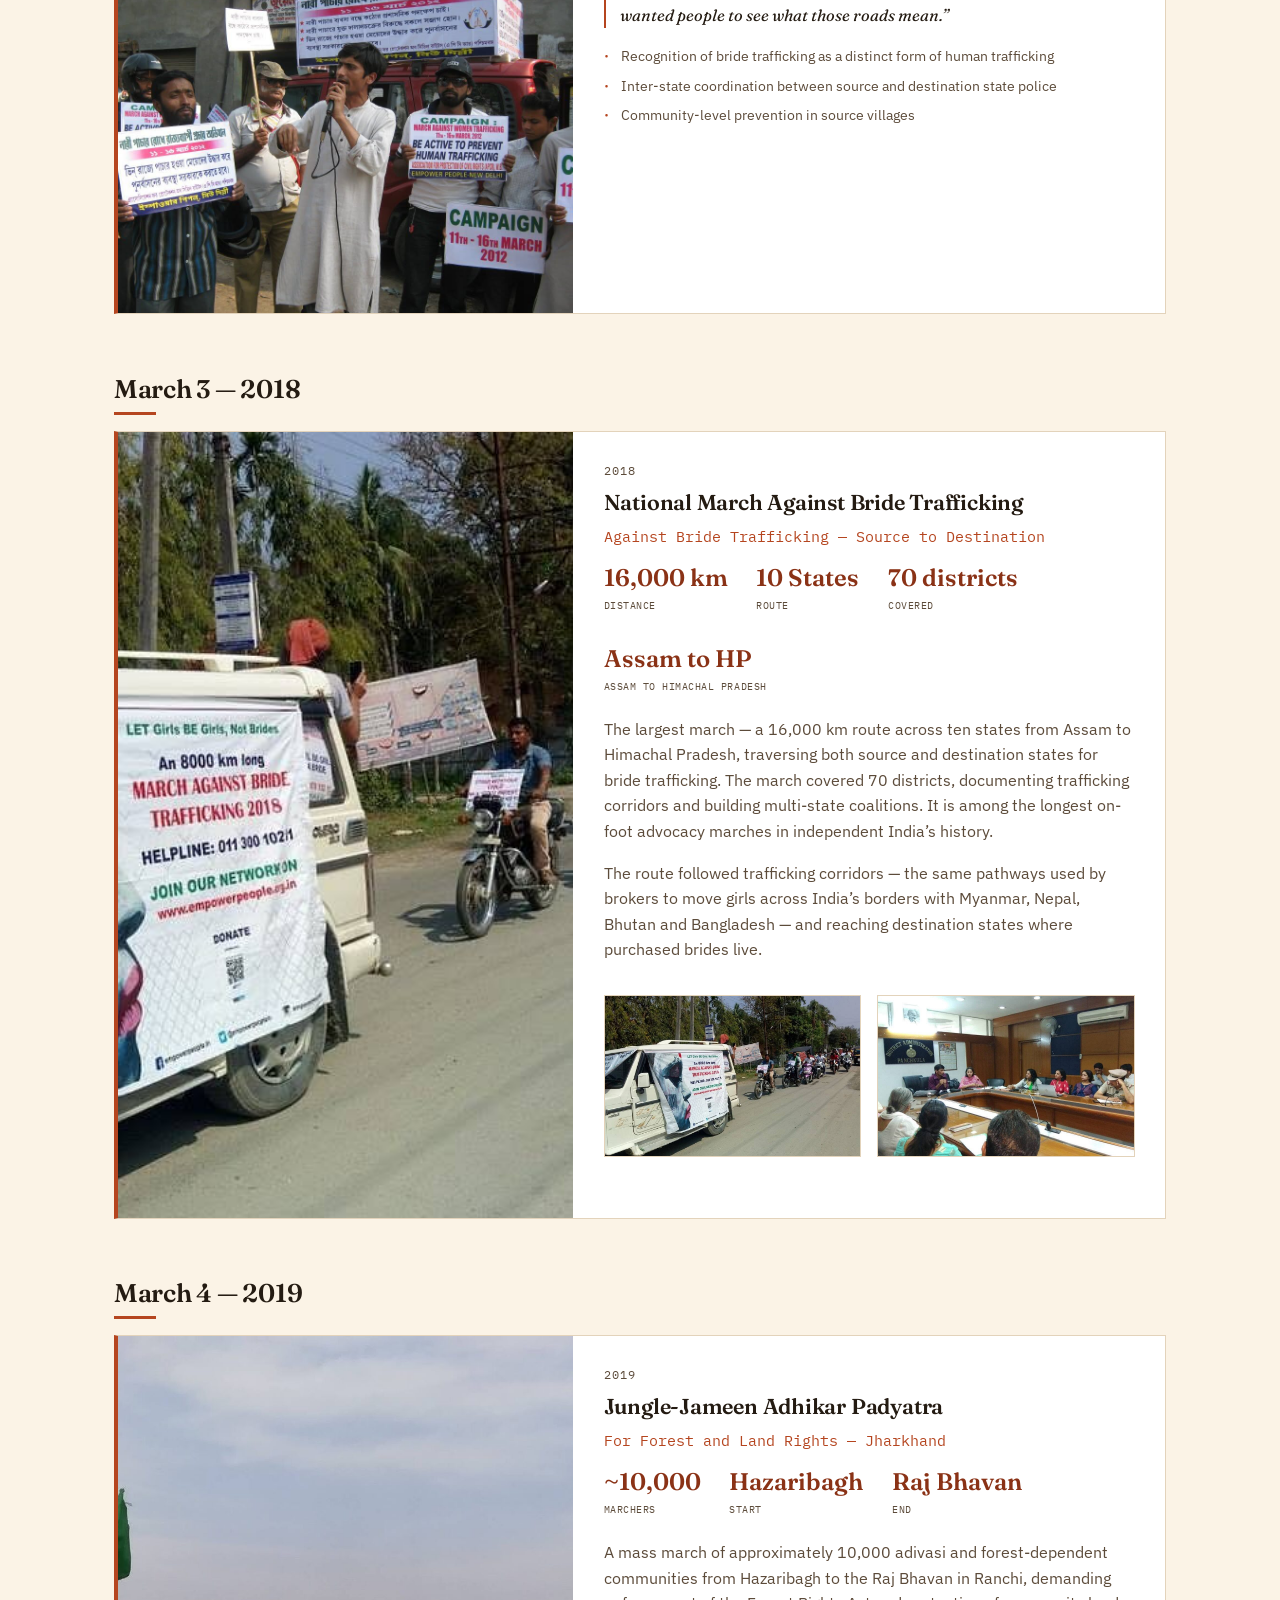
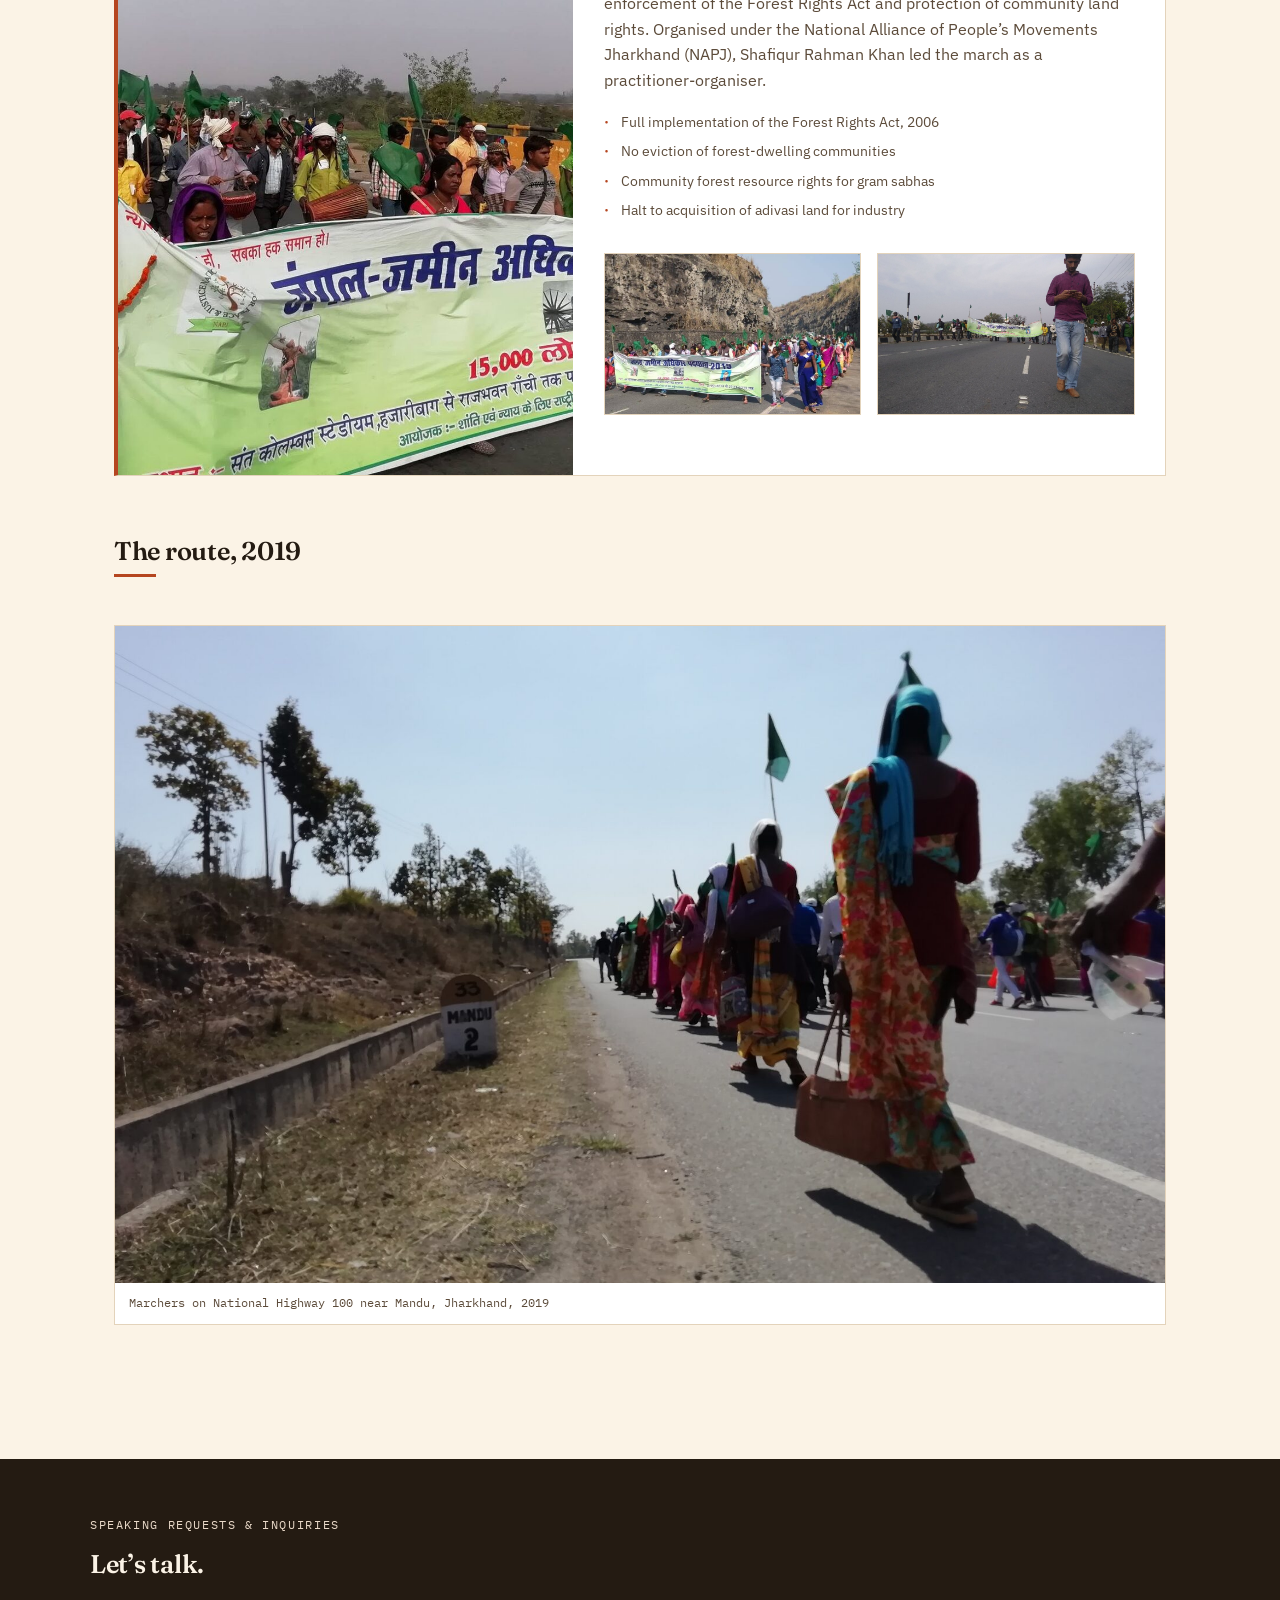
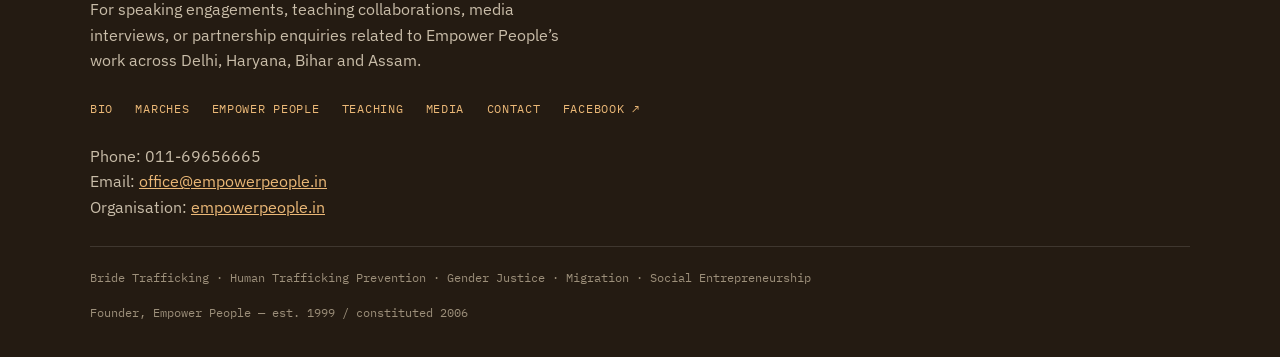
<file: marches.html>
<!DOCTYPE html>
<html lang="en">
<head>
<meta charset="UTF-8">
<meta name="viewport" content="width=device-width, initial-scale=1.0">
<title>The Marches — Shafiqur Rahman Khan</title>
<link rel="preconnect" href="https://fonts.googleapis.com">
<link rel="preconnect" href="https://fonts.gstatic.com" crossorigin>
<link href="https://fonts.googleapis.com/css2?family=Fraunces:ital,opsz,wght@0,9..144,300;0,9..144,450;0,9..144,600;0,9..144,700;1,9..144,450&family=IBM+Plex+Sans:wght@400;500;600&family=IBM+Plex+Mono:wght@400;500&display=swap" rel="stylesheet">
<link rel="stylesheet" href="styles.css">
</head>
<body>

<header class="nav">
  <div class="nav-inner">
    <a href="index.html" class="nav-name">Shafiqur Rahman Khan</a>
    <button class="nav-toggle" aria-label="Toggle menu" onclick="document.querySelector('.nav-links').classList.toggle('open')">☰</button>
    <nav class="nav-links">
      <a href="index.html">Home</a>
      <a href="bio.html">Bio</a>
      <a href="marches.html" class="active">Marches</a>
      <a href="empower-people.html">Empower People</a>
      <a href="teaching.html">Teaching</a>
      <a href="media.html">Media</a>
      <a href="contact.html">Contact</a>
    </nav>
  </div>
</header>

<div class="photo-banner">
  <div class="photo"><img src="march-2012-2.jpg" alt="March Against Bride Trafficking, 2012, on the road through Assam and West Bengal" style="object-position:center 15%"></div>
  <div class="banner-text">
    <div class="eyebrow">2006 – 2019 — on foot, across states</div>
    <h1>The Marches</h1>
    <p class="lede">Four marches, each carrying a different cause across state lines — from a single state in Haryana to a 16,000 km route through ten states.</p>
  </div>
</div>

<div class="content-wide">

  <div class="stat-row fade-in">
    <div class="stat"><span class="num">4</span><span class="label">Major marches led, 2006–2019</span></div>
    <div class="stat"><span class="num">16,000 km</span><span class="label">2018 march — Assam to Himachal Pradesh</span></div>
    <div class="stat"><span class="num">70</span><span class="label">Districts covered, 2018 march</span></div>
    <div class="stat"><span class="num">~10,000</span><span class="label">Marchers, 2019 Jharkhand march</span></div>
  </div>

  <div class="section-block fade-in">
    <h2>March 1 &mdash; 2006</h2>
    <div class="march-card">
      <div class="march-year">2006</div>
      <h3>March Against Female Feticide</h3>
      <div class="march-cause">Against Female Feticide</div>
      <div class="march-stats">
        <div class="m-stat"><span class="num">300 km</span><span class="label">Distance</span></div>
        <div class="m-stat"><span class="num">Haryana</span><span class="label">State</span></div>
      </div>
      <p>The first march addressed female feticide in Haryana, one of India’s most skewed states for sex ratio at birth. The route traversed districts where the practice was most entrenched, building public pressure for enforcement.</p>
    </div>
  </div>

  <div class="section-block fade-in">
    <h2>March 2 &mdash; 2012</h2>
    <div class="march-card with-photo two-photos">
      <div class="march-photo">
        <div class="photo"><img src="march-2012-schoolchildren.jpg" alt="Shafiqur Rahman Khan leading the 2012 March Against Bride Trafficking, with schoolchildren holding campaign flags" style="object-position:center 30%"></div>
        <div class="photo"><img src="march-2012-2.jpg" alt="Marchers on the road during the 2012 March Against Bride Trafficking, Assam and West Bengal"></div>
      </div>
      <div class="march-body">
        <div class="march-year">2012</div>
        <h3>March Against Bride Trafficking</h3>
        <div class="march-cause">Against Bride Trafficking — Source States</div>
        <div class="march-stats">
          <div class="m-stat"><span class="num">4,600 km</span><span class="label">Distance</span></div>
          <div class="m-stat"><span class="num">2 States</span><span class="label">Assam &amp; West Bengal</span></div>
          <div class="m-stat"><span class="num">5 months</span><span class="label">Duration</span></div>
        </div>
        <p>A 4,600 km on-foot march across Assam and West Bengal — the two states from which young women and girls are trafficked as brides to Haryana and other destination states. The march documented trafficking routes, met survivor families, and drew media attention to bride trafficking as a structural consequence of son preference.</p>
        <div class="march-quote">“We walked the same roads the girls walk when they are taken. We wanted people to see what those roads mean.”</div>
        <ul class="march-demands">
          <li>Recognition of bride trafficking as a distinct form of human trafficking</li>
          <li>Inter-state coordination between source and destination state police</li>
          <li>Community-level prevention in source villages</li>
        </ul>
      </div>
    </div>
  </div>

  <div class="section-block fade-in">
    <h2>March 3 &mdash; 2018</h2>
    <div class="march-card with-photo">
      <div class="march-photo">
        <div class="photo"><img src="march-2018-1.jpg" alt="March Against Bride Trafficking, 2018, community engagement"></div>
      </div>
      <div class="march-body">
        <div class="march-year">2018</div>
        <h3>National March Against Bride Trafficking</h3>
        <div class="march-cause">Against Bride Trafficking — Source to Destination</div>
        <div class="march-stats">
          <div class="m-stat"><span class="num">16,000 km</span><span class="label">Distance</span></div>
          <div class="m-stat"><span class="num">10 States</span><span class="label">Route</span></div>
          <div class="m-stat"><span class="num">70 districts</span><span class="label">Covered</span></div>
          <div class="m-stat"><span class="num">Assam to HP</span><span class="label">Assam to Himachal Pradesh</span></div>
        </div>
        <p>The largest march — a 16,000 km route across ten states from Assam to Himachal Pradesh, traversing both source and destination states for bride trafficking. The march covered 70 districts, documenting trafficking corridors and building multi-state coalitions. It is among the longest on-foot advocacy marches in independent India’s history.</p>
        <p>The route followed trafficking corridors — the same pathways used by brokers to move girls across India’s borders with Myanmar, Nepal, Bhutan and Bangladesh — and reaching destination states where purchased brides live.</p>
        <div class="photo-pair">
          <figure class="content-photo"><div class="photo"><img src="march-2018-1.jpg" alt="March Against Bride Trafficking, 2018, community engagement"></div></figure>
          <figure class="content-photo"><div class="photo"><img src="march-2018-2.jpg" alt="March Against Bride Trafficking, 2018, along the trafficking corridor"></div></figure>
        </div>
      </div>
    </div>
  </div>

  <div class="section-block fade-in">
    <h2>March 4 &mdash; 2019</h2>
    <div class="march-card with-photo">
      <div class="march-photo">
        <div class="photo"><img src="jharkhand-march-banner.jpg" alt="Jungle-Jameen Adhikar Padyatra 2019 banner, Hazaribagh to Raj Bhavan Ranchi, organised by NAPJ"></div>
      </div>
      <div class="march-body">
        <div class="march-year">2019</div>
        <h3>Jungle-Jameen Adhikar Padyatra</h3>
        <div class="march-cause">For Forest and Land Rights — Jharkhand</div>
        <div class="march-stats">
          <div class="m-stat"><span class="num">~10,000</span><span class="label">Marchers</span></div>
          <div class="m-stat"><span class="num">Hazaribagh</span><span class="label">Start</span></div>
          <div class="m-stat"><span class="num">Raj Bhavan</span><span class="label">End</span></div>
        </div>
        <p>A mass march of approximately 10,000 adivasi and forest-dependent communities from Hazaribagh to the Raj Bhavan in Ranchi, demanding enforcement of the Forest Rights Act and protection of community land rights. Organised under the National Alliance of People’s Movements Jharkhand (NAPJ), Shafiqur Rahman Khan led the march as a practitioner-organiser.</p>
        <ul class="march-demands">
          <li>Full implementation of the Forest Rights Act, 2006</li>
          <li>No eviction of forest-dwelling communities</li>
          <li>Community forest resource rights for gram sabhas</li>
          <li>Halt to acquisition of adivasi land for industry</li>
        </ul>
        <div class="photo-pair">
          <figure class="content-photo"><div class="photo"><img src="jharkhand-march-3.jpg" alt="Marchers with green flags crossing a bridge during the 2019 Paidal March, Jharkhand"></div></figure>
          <figure class="content-photo"><div class="photo"><img src="jharkhand-march-2.jpg" alt="Marchers gathered during the 2019 Paidal March for Jungle and Land Rights, Jharkhand"></div></figure>
        </div>
      </div>
    </div>
  </div>

  <div class="section-block fade-in">
    <h2>The route, 2019</h2>
    <div class="content-photo">
      <div class="photo"><img src="jharkhand-march.jpg" alt="Marchers walking a highway near Mandu, Jharkhand"></div>
      <figcaption>Marchers on National Highway 100 near Mandu, Jharkhand, 2019</figcaption>
    </div>
  </div>

</div>

<footer id="contact">
  <div class="footer-inner">
    <div class="eyebrow" style="color:#E9D9C8;">Speaking requests &amp; inquiries</div>
    <h2>Let’s talk.</h2>
    <p style="max-width:50ch;">For speaking engagements, teaching collaborations, media interviews, or partnership enquiries related to Empower People’s work across Delhi, Haryana, Bihar and Assam.</p>
    <div class="footer-nav">
      <a href="bio.html">Bio</a>
      <a href="marches.html">Marches</a>
      <a href="empower-people.html">Empower People</a>
      <a href="teaching.html">Teaching</a>
      <a href="media.html">Media</a>
      <a href="contact.html">Contact</a>
      <a href="https://www.facebook.com/shafiqRkhan.net" target="_blank" rel="noopener">Facebook ↗</a>
    </div>
    <p>
      Phone: 011-69656665<br>
      Email: <a href="mailto:office@empowerpeople.in">office@empowerpeople.in</a><br>
      Organisation: <a href="https://www.empowerpeople.in" target="_blank" rel="noopener">empowerpeople.in</a>
    </p>
    <div class="footer-meta">
      <span>Bride Trafficking · Human Trafficking Prevention · Gender Justice · Migration · Social Entrepreneurship</span>
      <span>Founder, Empower People — est. 1999 / constituted 2006</span>
    </div>
  </div>
</footer>

<script>
  const els = document.querySelectorAll('.fade-in');
  if('IntersectionObserver' in window){
    const io = new IntersectionObserver((entries)=>{
      entries.forEach(e=>{ if(e.isIntersecting){ e.target.classList.add('visible'); io.unobserve(e.target); } });
    }, { threshold:0.12 });
    els.forEach(el=>io.observe(el));
  } else { els.forEach(el=>el.classList.add('visible')); }
</script>
</body>
</html>
</file>
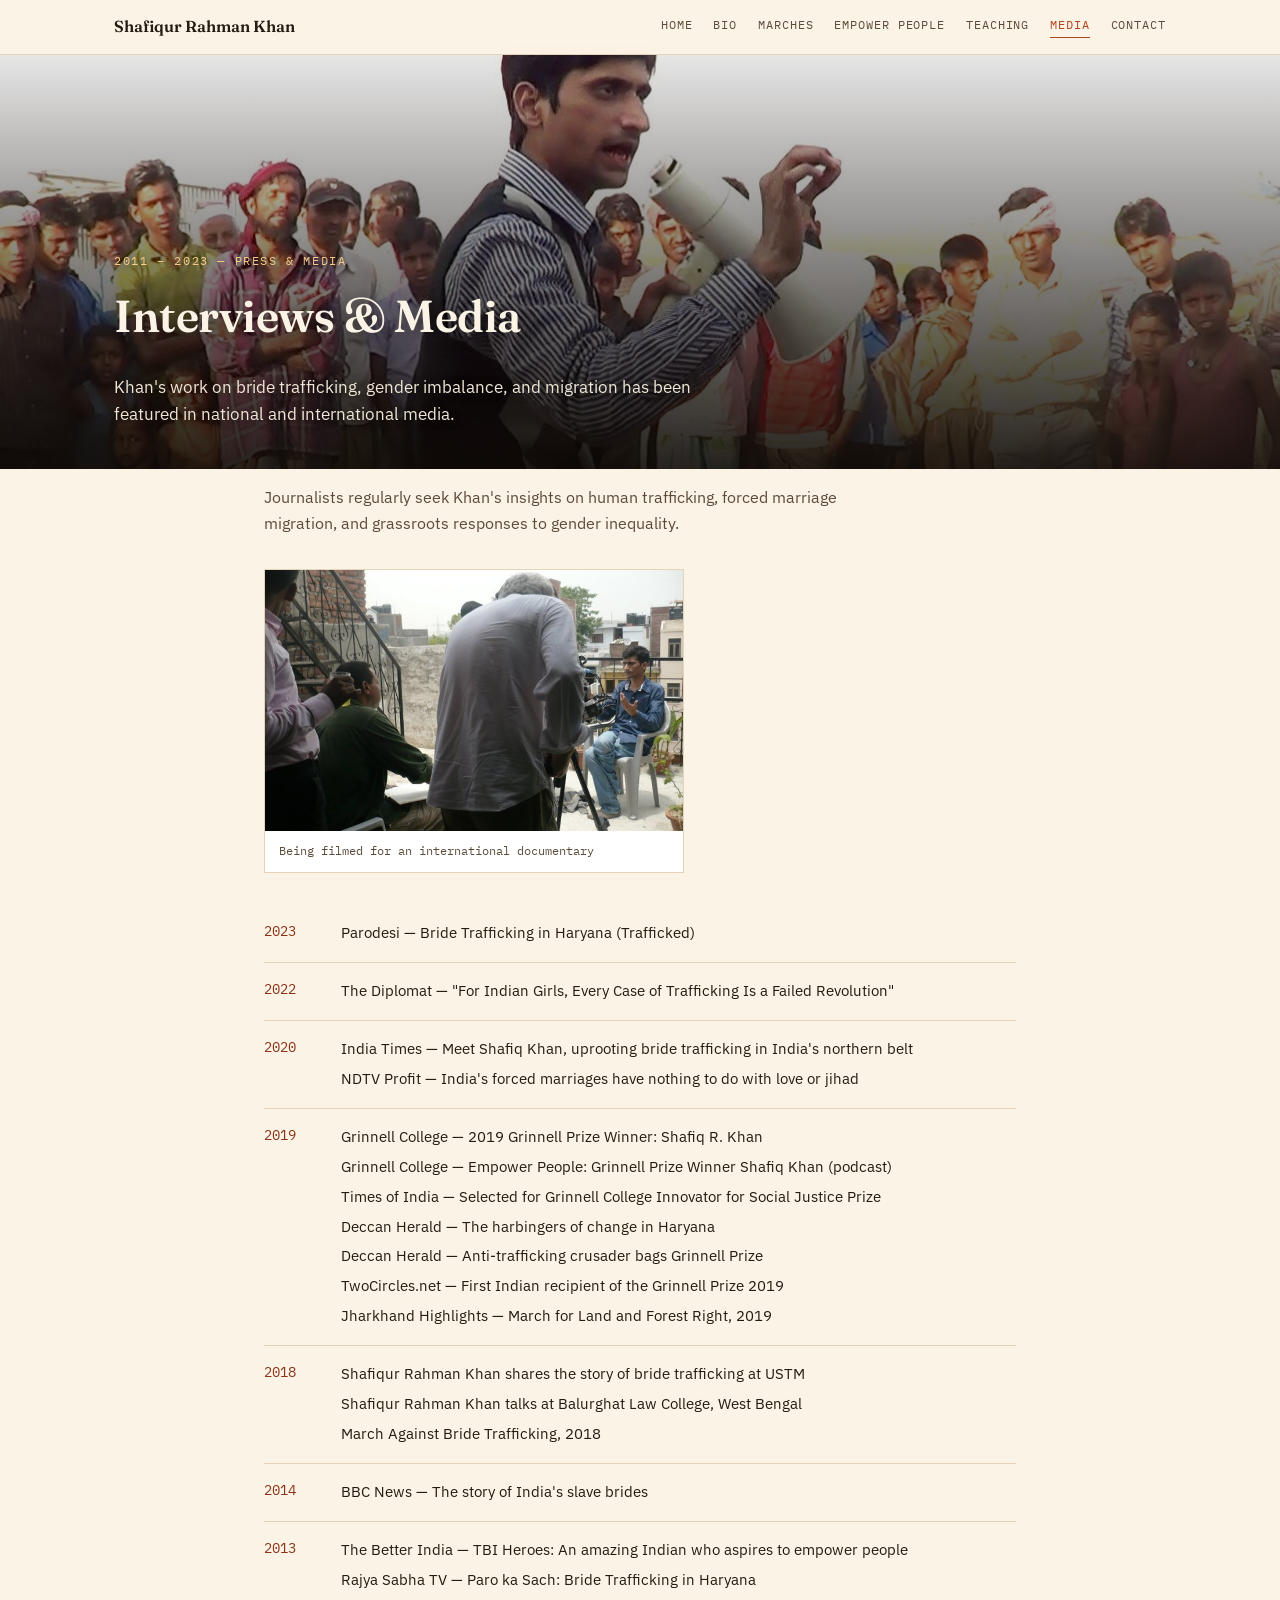
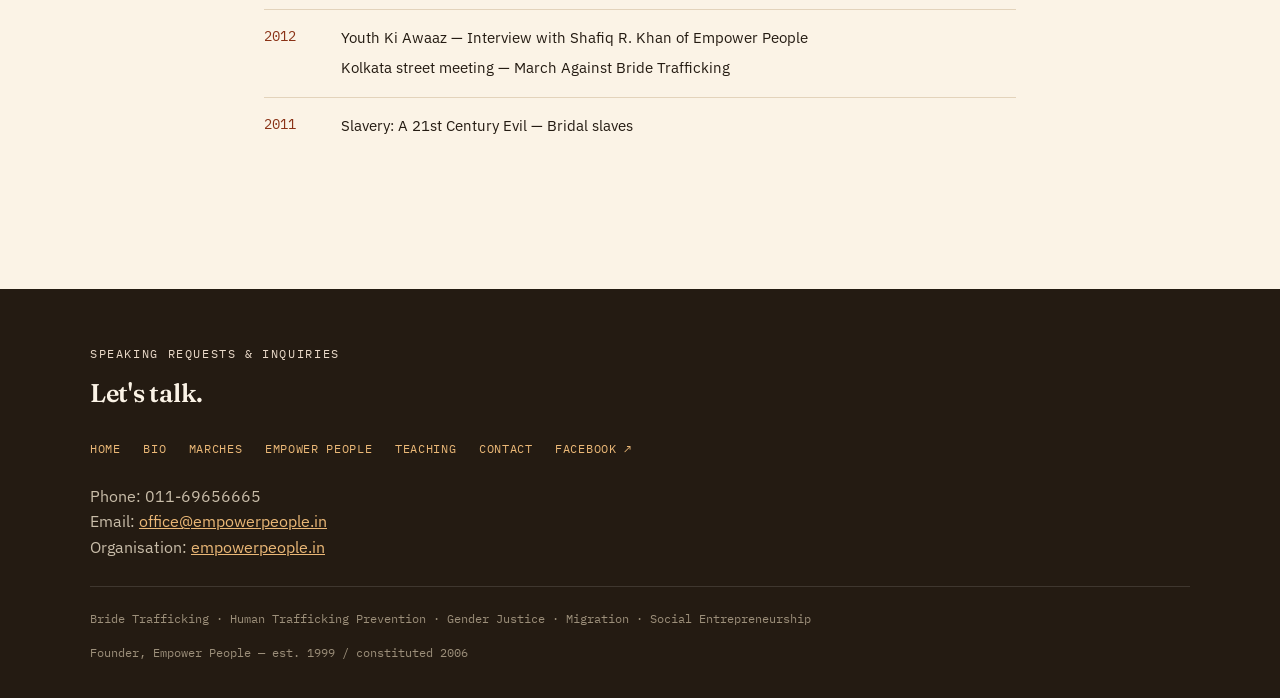
<file: media.html>
<!DOCTYPE html>
<html lang="en">
<head>
<meta charset="UTF-8">
<meta name="viewport" content="width=device-width, initial-scale=1.0">
<title>Interviews & Media — Shafiqur Rahman Khan</title>
<link rel="preconnect" href="https://fonts.googleapis.com">
<link rel="preconnect" href="https://fonts.gstatic.com" crossorigin>
<link href="https://fonts.googleapis.com/css2?family=Fraunces:ital,opsz,wght@0,9..144,300;0,9..144,450;0,9..144,600;0,9..144,700;1,9..144,450&family=IBM+Plex+Sans:wght@400;500;600&family=IBM+Plex+Mono:wght@400;500&display=swap" rel="stylesheet">
<link rel="stylesheet" href="styles.css">
</head>
<body>

<header class="nav">
  <div class="nav-inner">
    <a href="index.html" class="nav-name">Shafiqur Rahman Khan</a>
    <button class="nav-toggle" aria-label="Toggle menu" onclick="document.querySelector('.nav-links').classList.toggle('open')">☰</button>
    <nav class="nav-links">
      <a href="index.html">Home</a>
      <a href="bio.html">Bio</a>
      <a href="marches.html">Marches</a>
      <a href="empower-people.html">Empower People</a>
      <a href="teaching.html">Teaching</a>
      <a href="media.html" class="active">Media</a>
      <a href="contact.html">Contact</a>
    </nav>
  </div>
</header>

<div class="photo-banner">
  <div class="photo"><img src="megaphone-profile.jpg" alt="Shafiqur Rahman Khan addressing a crowd with a megaphone" style="object-position:center 30%"></div>
  <div class="banner-text">
    <div class="eyebrow">2011 – 2023 — press &amp; media</div>
    <h1>Interviews &amp; Media</h1>
    <p class="lede">Khan's work on bride trafficking, gender imbalance, and migration has been featured in national and international media.</p>
  </div>
</div>

<div class="content">

  <div class="section-block fade-in">
    <p>Journalists regularly seek Khan's insights on human trafficking, forced marriage migration, and grassroots responses to gender inequality.</p>

    <figure class="content-photo" style="max-width:420px;">
      <div class="photo"><img src="media-crew-filming.jpg" alt="A documentary crew filming an interview with a survivor family"></div>
      <figcaption>Being filmed for an international documentary</figcaption>
    </figure>

    <div class="press-year">
      <div class="yr">2023</div>
      <div class="items"><a href="https://www.youtube.com/watch?v=7NXEb4iRE3M" target="_blank" rel="noopener">Parodesi — Bride Trafficking in Haryana (Trafficked)</a></div>
    </div>
    <div class="press-year">
      <div class="yr">2022</div>
      <div class="items"><a href="https://thediplomat.com/2022/09/for-indian-girls-every-case-of-trafficking-is-a-failed-revolution/" target="_blank" rel="noopener">The Diplomat — "For Indian Girls, Every Case of Trafficking Is a Failed Revolution"</a></div>
    </div>
    <div class="press-year">
      <div class="yr">2020</div>
      <div class="items">
        <a href="https://www.indiatimes.com/news/india/meet-shafiq-khan-working-towards-uprooting-bride-trafficking-in-indias-northern-belt/articleshow/127984480.html" target="_blank" rel="noopener">India Times — Meet Shafiq Khan, uprooting bride trafficking in India's northern belt</a>
        <a href="https://www.ndtvprofit.com/business/indias-forced-marriages-have-nothing-to-do-with-love-or-jihad-10802486" target="_blank" rel="noopener">NDTV Profit — India's forced marriages have nothing to do with love or jihad</a>
      </div>
    </div>
    <div class="press-year">
      <div class="yr">2019</div>
      <div class="items">
        <a href="https://www.grinnell.edu/about/social-innovation-residence/honors/khan" target="_blank" rel="noopener">Grinnell College — 2019 Grinnell Prize Winner: Shafiq R. Khan</a>
        <a href="https://www.grinnell.edu/about/leadership/offices-services/communications/podcast/all-things-grinnell/shafiq-khan" target="_blank" rel="noopener">Grinnell College — Empower People: Grinnell Prize Winner Shafiq Khan (podcast)</a>
        <a href="https://timesofindia.indiatimes.com/education/news/shafiq-r-khan-selected-for-grinnell-college-innovator-for-social-justice-prize/articleshow/70670634.cms" target="_blank" rel="noopener">Times of India — Selected for Grinnell College Innovator for Social Justice Prize</a>
        <a href="https://www.deccanherald.com/india/harbingers-change-haryana-719981.html" target="_blank" rel="noopener">Deccan Herald — The harbingers of change in Haryana</a>
        <a href="https://www.deccanherald.com/india/anti-trafficking-crusader-bags-grinnell-prize-750766.html" target="_blank" rel="noopener">Deccan Herald — Anti-trafficking crusader bags Grinnell Prize</a>
        <a href="https://twocircles.net/2019aug02/432327.html" target="_blank" rel="noopener">TwoCircles.net — First Indian recipient of the Grinnell Prize 2019</a>
        <a href="https://www.youtube.com/watch?v=BzBGFQ3-iLc&t=1746s" target="_blank" rel="noopener">Jharkhand Highlights — March for Land and Forest Right, 2019</a>
      </div>
    </div>
    <div class="press-year">
      <div class="yr">2018</div>
      <div class="items">
        <a href="https://www.youtube.com/watch?v=a_MG0O5VvNQ" target="_blank" rel="noopener">Shafiqur Rahman Khan shares the story of bride trafficking at USTM</a>
        <a href="https://www.youtube.com/watch?v=3kHbzst2oP4" target="_blank" rel="noopener">Shafiqur Rahman Khan talks at Balurghat Law College, West Bengal</a>
        <a href="https://www.youtube.com/watch?v=1JTP4PTGqmQ" target="_blank" rel="noopener">March Against Bride Trafficking, 2018</a>
      </div>
    </div>
    <div class="press-year">
      <div class="yr">2014</div>
      <div class="items"><a href="https://www.bbc.com/news/world-asia-india-30189014" target="_blank" rel="noopener">BBC News — The story of India's slave brides</a></div>
    </div>
    <div class="press-year">
      <div class="yr">2013</div>
      <div class="items">
        <a href="https://thebetterindia.com/6993/tbi-heroes-an-amazing-indian-who-aspires-to-empower-people/" target="_blank" rel="noopener">The Better India — TBI Heroes: An amazing Indian who aspires to empower people</a>
        <a href="https://www.youtube.com/watch?v=bphZNXhPAEE" target="_blank" rel="noopener">Rajya Sabha TV — Paro ka Sach: Bride Trafficking in Haryana</a>
      </div>
    </div>
    <div class="press-year">
      <div class="yr">2012</div>
      <div class="items">
        <a href="https://www.youthkiawaaz.com/2012/04/interview-with-shafiq-r-khan-of-empower-people-on-bride-trafficking/" target="_blank" rel="noopener">Youth Ki Awaaz — Interview with Shafiq R. Khan of Empower People</a>
        <a href="https://www.youtube.com/watch?v=7JlWtWRUVDQ" target="_blank" rel="noopener">Kolkata street meeting — March Against Bride Trafficking</a>
      </div>
    </div>
    <div class="press-year">
      <div class="yr">2011</div>
      <div class="items"><a href="https://www.youtube.com/watch?v=arSEALgiOr4" target="_blank" rel="noopener">Slavery: A 21st Century Evil — Bridal slaves</a></div>
    </div>
  </div>

</div>

<footer id="contact">
  <div class="footer-inner">
    <div class="eyebrow" style="color:#E9D9C8;">Speaking requests &amp; inquiries</div>
    <h2>Let's talk.</h2>
    <div class="footer-nav">
      <a href="index.html">Home</a>
      <a href="bio.html">Bio</a>
      <a href="marches.html">Marches</a>
      <a href="empower-people.html">Empower People</a>
      <a href="teaching.html">Teaching</a>
      <a href="contact.html">Contact</a>
      <a href="https://www.facebook.com/shafiqRkhan.net" target="_blank" rel="noopener">Facebook ↗</a>
    </div>
    <p>
      Phone: 011-69656665<br>
      Email: <a href="mailto:office@empowerpeople.in">office@empowerpeople.in</a><br>
      Organisation: <a href="https://www.empowerpeople.in" target="_blank" rel="noopener">empowerpeople.in</a>
    </p>
    <div class="footer-meta">
      <span>Bride Trafficking · Human Trafficking Prevention · Gender Justice · Migration · Social Entrepreneurship</span>
      <span>Founder, Empower People — est. 1999 / constituted 2006</span>
    </div>
  </div>
</footer>

<script>
  const els = document.querySelectorAll('.fade-in');
  if('IntersectionObserver' in window){
    const io = new IntersectionObserver((entries)=>{
      entries.forEach(e=>{ if(e.isIntersecting){ e.target.classList.add('visible'); io.unobserve(e.target); } });
    }, { threshold:0.12 });
    els.forEach(el=>io.observe(el));
  } else { els.forEach(el=>el.classList.add('visible')); }
</script>
</body>
</html>
</file>
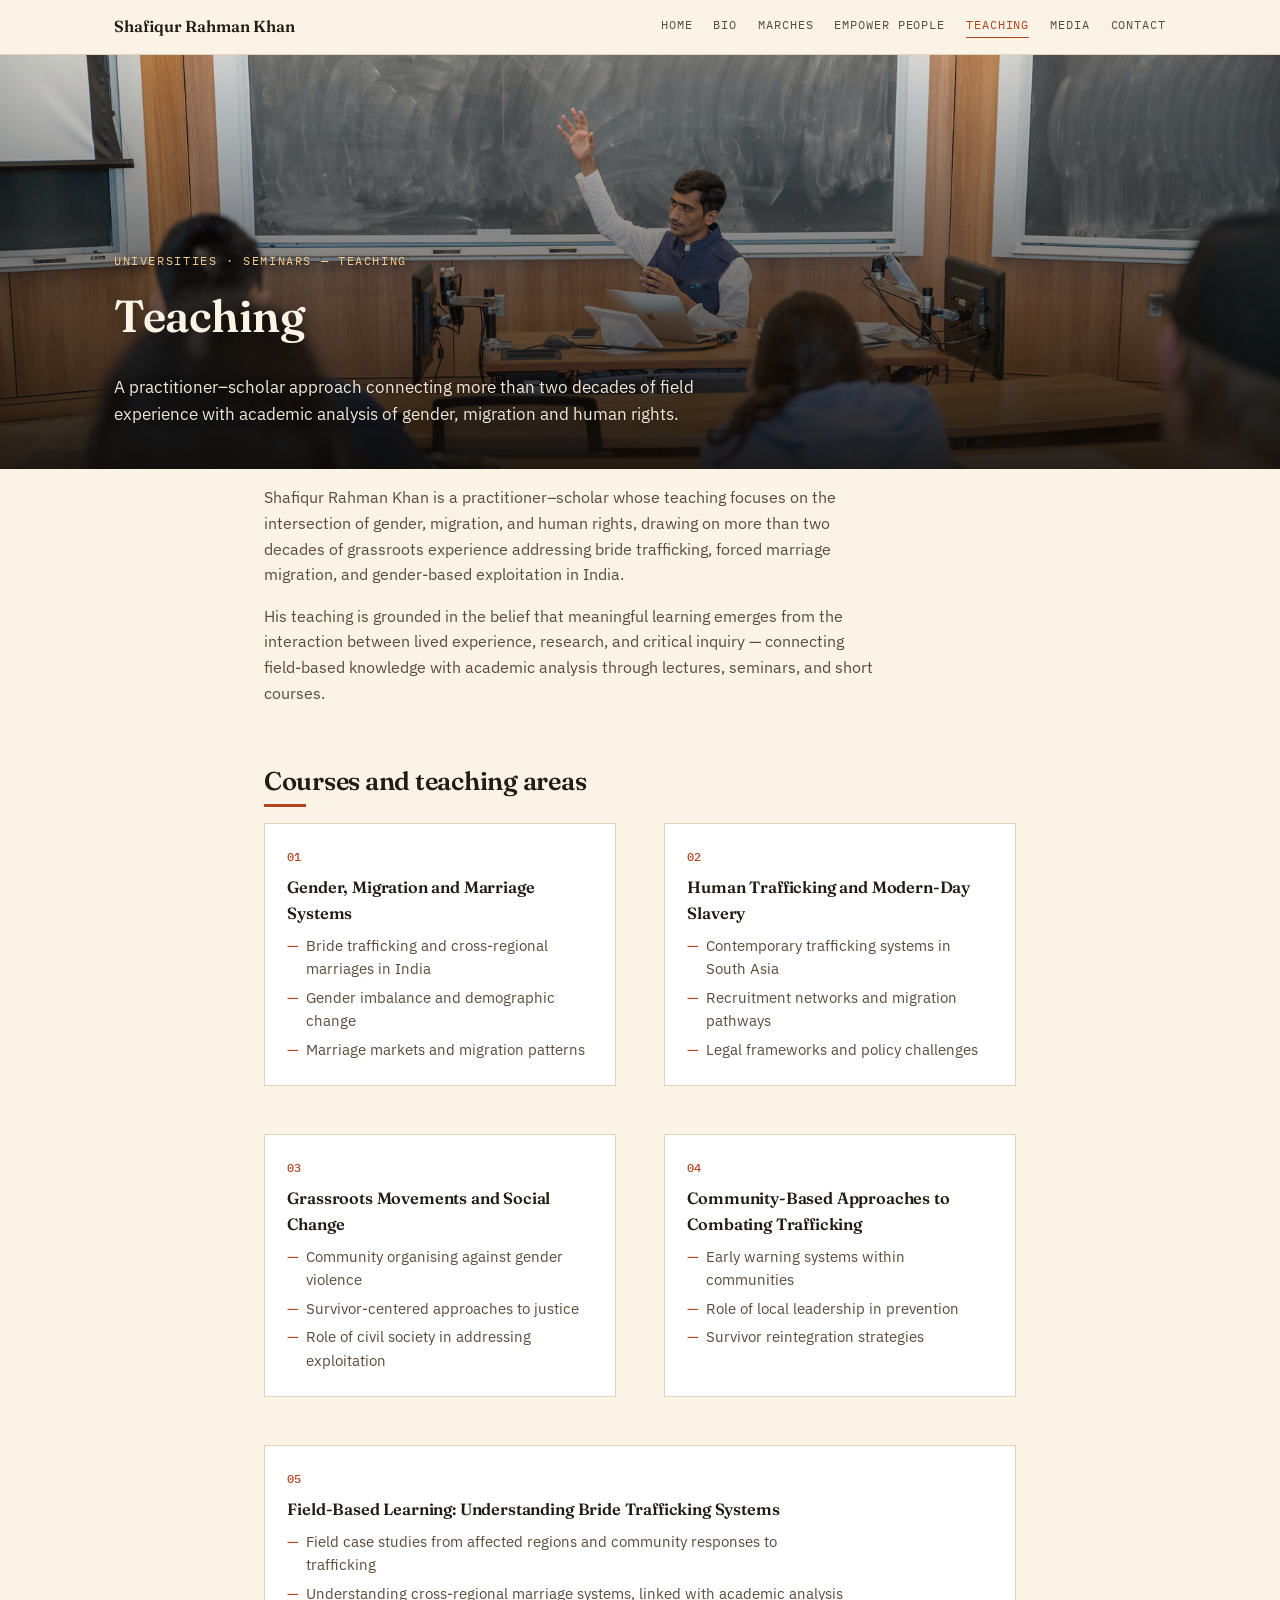
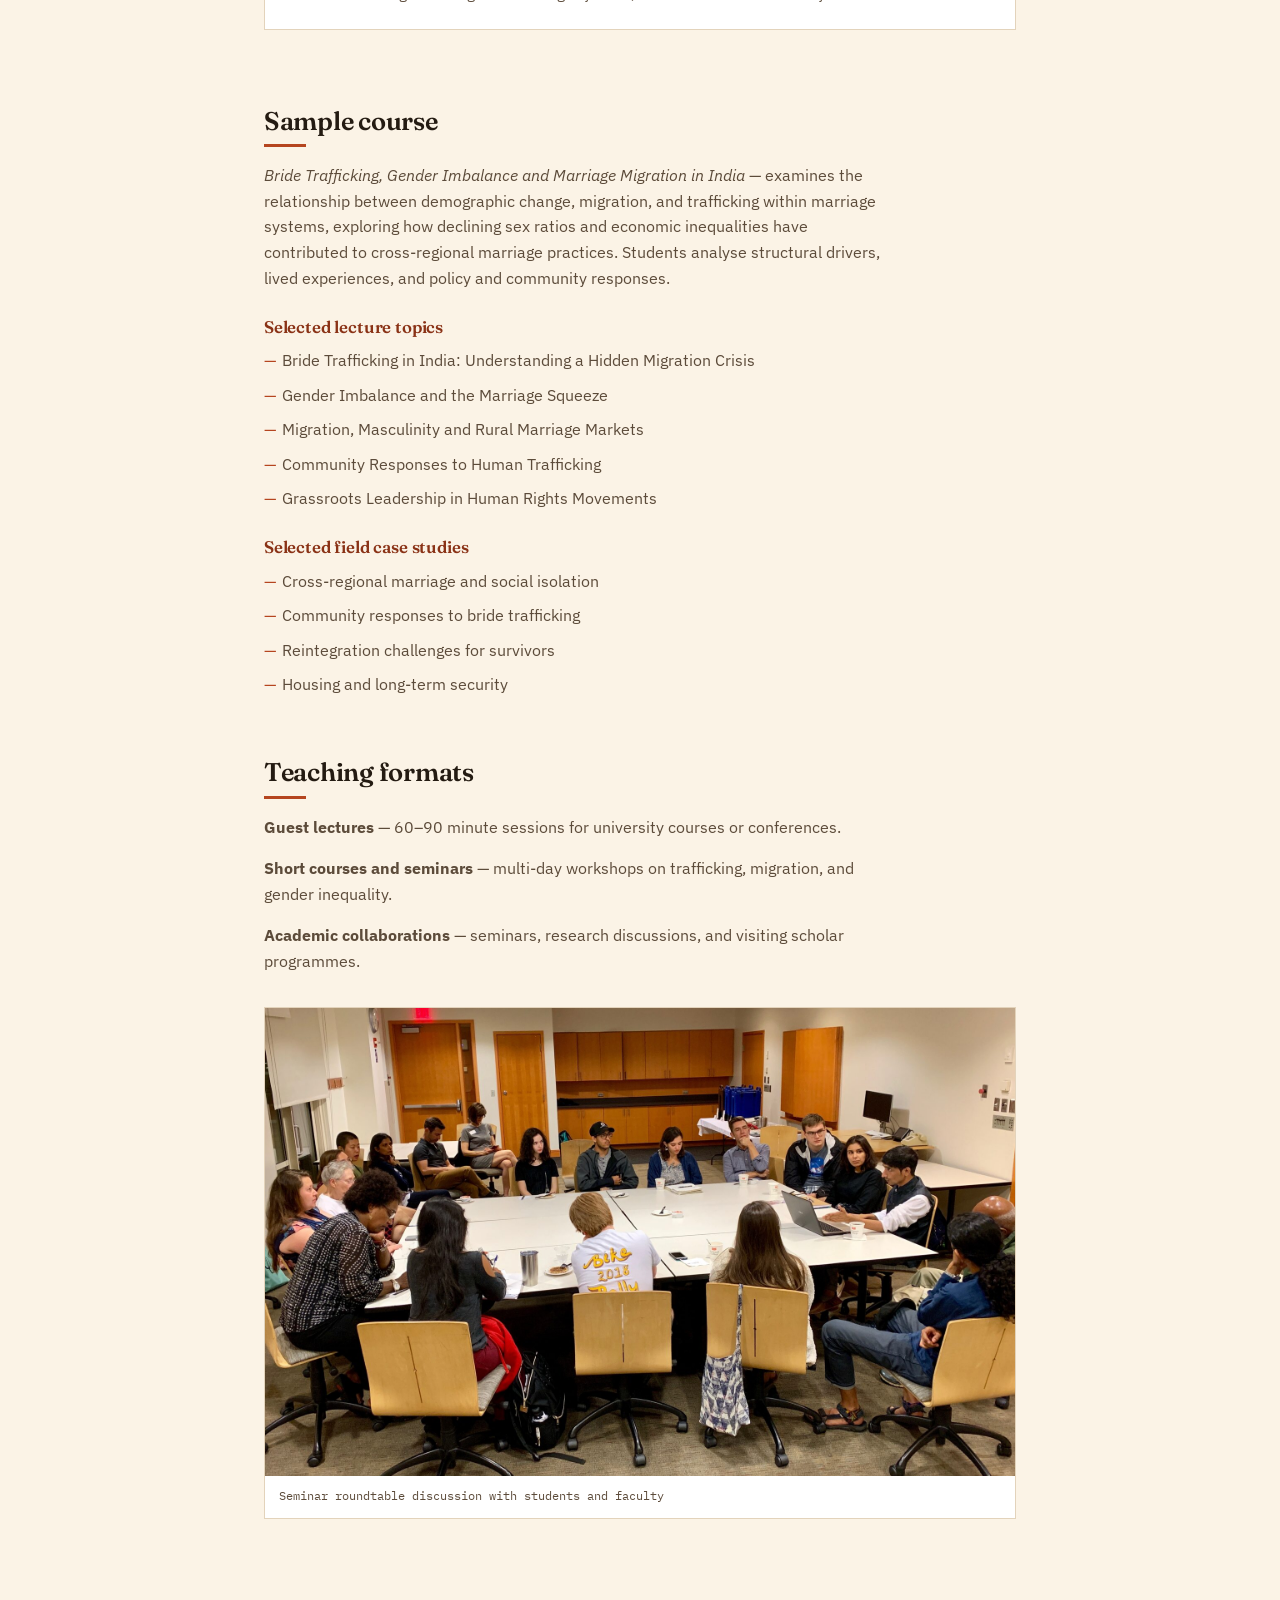
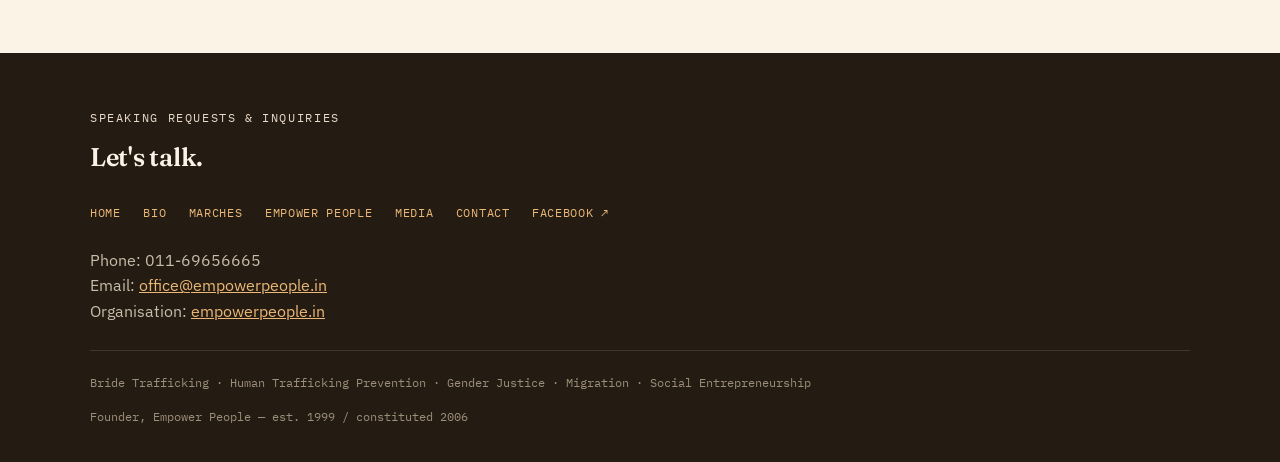
<file: teaching.html>
<!DOCTYPE html>
<html lang="en">
<head>
<meta charset="UTF-8">
<meta name="viewport" content="width=device-width, initial-scale=1.0">
<title>Teaching — Shafiqur Rahman Khan</title>
<link rel="preconnect" href="https://fonts.googleapis.com">
<link rel="preconnect" href="https://fonts.gstatic.com" crossorigin>
<link href="https://fonts.googleapis.com/css2?family=Fraunces:ital,opsz,wght@0,9..144,300;0,9..144,450;0,9..144,600;0,9..144,700;1,9..144,450&family=IBM+Plex+Sans:wght@400;500;600&family=IBM+Plex+Mono:wght@400;500&display=swap" rel="stylesheet">
<link rel="stylesheet" href="styles.css">
</head>
<body>

<header class="nav">
  <div class="nav-inner">
    <a href="index.html" class="nav-name">Shafiqur Rahman Khan</a>
    <button class="nav-toggle" aria-label="Toggle menu" onclick="document.querySelector('.nav-links').classList.toggle('open')">☰</button>
    <nav class="nav-links">
      <a href="index.html">Home</a>
      <a href="bio.html">Bio</a>
      <a href="marches.html">Marches</a>
      <a href="empower-people.html">Empower People</a>
      <a href="teaching.html" class="active">Teaching</a>
      <a href="media.html">Media</a>
      <a href="contact.html">Contact</a>
    </nav>
  </div>
</header>

<div class="photo-banner">
  <div class="photo"><img src="grinnell-classroom.jpg" alt="Shafiqur Rahman Khan teaching a class at Grinnell College" style="object-position:center 20%"></div>
  <div class="banner-text">
    <div class="eyebrow">Universities · seminars — teaching</div>
    <h1>Teaching</h1>
    <p class="lede">A practitioner&#8211;scholar approach connecting more than two decades of field experience with academic analysis of gender, migration and human rights.</p>
  </div>
</div>

<div class="content">

  <div class="section-block fade-in">
    <p>Shafiqur Rahman Khan is a practitioner&#8211;scholar whose teaching focuses on the intersection of gender, migration, and human rights, drawing on more than two decades of grassroots experience addressing bride trafficking, forced marriage migration, and gender-based exploitation in India.</p>
    <p>His teaching is grounded in the belief that meaningful learning emerges from the interaction between lived experience, research, and critical inquiry — connecting field-based knowledge with academic analysis through lectures, seminars, and short courses.</p>
  </div>

  <div class="section-block fade-in">
    <h2>Courses and teaching areas</h2>
    <div class="grid-2">
      <div class="course-card">
        <span class="idx">01</span>
        <h4>Gender, Migration and Marriage Systems</h4>
        <ul class="plain">
          <li>Bride trafficking and cross-regional marriages in India</li>
          <li>Gender imbalance and demographic change</li>
          <li>Marriage markets and migration patterns</li>
        </ul>
      </div>
      <div class="course-card">
        <span class="idx">02</span>
        <h4>Human Trafficking and Modern-Day Slavery</h4>
        <ul class="plain">
          <li>Contemporary trafficking systems in South Asia</li>
          <li>Recruitment networks and migration pathways</li>
          <li>Legal frameworks and policy challenges</li>
        </ul>
      </div>
      <div class="course-card">
        <span class="idx">03</span>
        <h4>Grassroots Movements and Social Change</h4>
        <ul class="plain">
          <li>Community organising against gender violence</li>
          <li>Survivor-centered approaches to justice</li>
          <li>Role of civil society in addressing exploitation</li>
        </ul>
      </div>
      <div class="course-card">
        <span class="idx">04</span>
        <h4>Community-Based Approaches to Combating Trafficking</h4>
        <ul class="plain">
          <li>Early warning systems within communities</li>
          <li>Role of local leadership in prevention</li>
          <li>Survivor reintegration strategies</li>
        </ul>
      </div>
      <div class="course-card" style="grid-column:1/-1;">
        <span class="idx">05</span>
        <h4>Field-Based Learning: Understanding Bride Trafficking Systems</h4>
        <ul class="plain">
          <li>Field case studies from affected regions and community responses to trafficking</li>
          <li>Understanding cross-regional marriage systems, linked with academic analysis</li>
        </ul>
      </div>
    </div>
  </div>

  <div class="section-block fade-in">
    <h2>Sample course</h2>
    <p><em>Bride Trafficking, Gender Imbalance and Marriage Migration in India</em> — examines the relationship between demographic change, migration, and trafficking within marriage systems, exploring how declining sex ratios and economic inequalities have contributed to cross-regional marriage practices. Students analyse structural drivers, lived experiences, and policy and community responses.</p>

    <h3>Selected lecture topics</h3>
    <ul class="plain">
      <li>Bride Trafficking in India: Understanding a Hidden Migration Crisis</li>
      <li>Gender Imbalance and the Marriage Squeeze</li>
      <li>Migration, Masculinity and Rural Marriage Markets</li>
      <li>Community Responses to Human Trafficking</li>
      <li>Grassroots Leadership in Human Rights Movements</li>
    </ul>

    <h3>Selected field case studies</h3>
    <ul class="plain">
      <li>Cross-regional marriage and social isolation</li>
      <li>Community responses to bride trafficking</li>
      <li>Reintegration challenges for survivors</li>
      <li>Housing and long-term security</li>
    </ul>
  </div>

  <div class="section-block fade-in">
    <h2>Teaching formats</h2>
    <p><strong>Guest lectures</strong> — 60–90 minute sessions for university courses or conferences.</p>
    <p><strong>Short courses and seminars</strong> — multi-day workshops on trafficking, migration, and gender inequality.</p>
    <p><strong>Academic collaborations</strong> — seminars, research discussions, and visiting scholar programmes.</p>

    <figure class="content-photo">
      <div class="photo"><img src="grinnell-roundtable.jpg" alt="Shafiqur Rahman Khan in a seminar roundtable discussion with students and faculty at Grinnell College"></div>
      <figcaption>Seminar roundtable discussion with students and faculty</figcaption>
    </figure>
  </div>

</div>

<footer id="contact">
  <div class="footer-inner">
    <div class="eyebrow" style="color:#E9D9C8;">Speaking requests &amp; inquiries</div>
    <h2>Let's talk.</h2>
    <div class="footer-nav">
      <a href="index.html">Home</a>
      <a href="bio.html">Bio</a>
      <a href="marches.html">Marches</a>
      <a href="empower-people.html">Empower People</a>
      <a href="media.html">Media</a>
      <a href="contact.html">Contact</a>
      <a href="https://www.facebook.com/shafiqRkhan.net" target="_blank" rel="noopener">Facebook ↗</a>
    </div>
    <p>
      Phone: 011-69656665<br>
      Email: <a href="mailto:office@empowerpeople.in">office@empowerpeople.in</a><br>
      Organisation: <a href="https://www.empowerpeople.in" target="_blank" rel="noopener">empowerpeople.in</a>
    </p>
    <div class="footer-meta">
      <span>Bride Trafficking · Human Trafficking Prevention · Gender Justice · Migration · Social Entrepreneurship</span>
      <span>Founder, Empower People — est. 1999 / constituted 2006</span>
    </div>
  </div>
</footer>

<script>
  const els = document.querySelectorAll('.fade-in');
  if('IntersectionObserver' in window){
    const io = new IntersectionObserver((entries)=>{
      entries.forEach(e=>{ if(e.isIntersecting){ e.target.classList.add('visible'); io.unobserve(e.target); } });
    }, { threshold:0.12 });
    els.forEach(el=>io.observe(el));
  } else { els.forEach(el=>el.classList.add('visible')); }
</script>
</body>
</html>
</file>
<file: styles.css>
:root{
  --paper:#FBF3E6;
  --paper-deep:#F1E3CC;
  --ink:#241B12;
  --ink-soft:#5C4B3A;
  --accent:#B5451F;
  --accent-deep:#8A3216;
  --ochre:#B5811F;
  --thread:#E3D3BB;
  --paper-rgb:251,243,230;
}
*{box-sizing:border-box;}
html{scroll-behavior:smooth;}
@media (prefers-reduced-motion: reduce){ html{scroll-behavior:auto;} *{animation:none !important; transition:none !important;} }

/* ---------- PHOTO TREATMENT ---------- */
.photo{ position:relative; overflow:hidden; background:var(--paper-deep); }
.photo img{ display:block; width:100%; height:100%; object-fit:cover; }

body{
  margin:0;
  background:var(--paper);
  color:var(--ink);
  font-family:'IBM Plex Sans', sans-serif;
  line-height:1.6;
  -webkit-font-smoothing:antialiased;
}

::selection{ background:var(--accent); color:var(--paper); }
a{ color:var(--accent-deep); }

.eyebrow{
  font-family:'IBM Plex Mono', monospace;
  font-size:0.72rem;
  letter-spacing:0.14em;
  text-transform:uppercase;
  color:var(--accent);
  display:inline-block;
  margin-bottom:0.6rem;
}

h1,h2,h3,h4{
  font-family:'Fraunces', serif;
  font-weight:600;
  margin:0 0 0.5em;
  letter-spacing:-0.01em;
  color:var(--ink);
}

p{ margin:0 0 1em; color:var(--ink-soft); max-width:62ch; }

/* ---------- NAV ---------- */
header.nav{
  position:sticky; top:0; z-index:50;
  background:rgba(var(--paper-rgb),0.94);
  backdrop-filter:blur(8px);
  border-bottom:1px solid var(--thread);
}
.nav-inner{
  max-width:1100px; margin:0 auto; padding:0.9rem 1.5rem;
  display:flex; align-items:center; justify-content:space-between;
  gap:1rem;
}
.nav-name{
  font-family:'Fraunces', serif; font-weight:600; font-size:1rem;
  color:var(--ink); text-decoration:none; white-space:nowrap;
}
.nav-links{ display:flex; gap:1.3rem; flex-wrap:wrap; }
.nav-links a{
  font-family:'IBM Plex Mono', monospace; font-size:0.72rem;
  letter-spacing:0.08em; text-transform:uppercase;
  color:var(--ink-soft); text-decoration:none; border-bottom:1px solid transparent;
  padding-bottom:2px; transition:border-color 0.2s, color 0.2s;
}
.nav-links a:hover{ color:var(--accent); border-color:var(--accent); }
.nav-links a.active{ color:var(--accent); border-color:var(--accent); }
.nav-toggle{ display:none; }
@media (max-width:820px){
  .nav-links{
    display:none; position:absolute; top:100%; left:0; right:0;
    flex-direction:column; background:var(--paper); border-bottom:1px solid var(--thread);
    padding:1rem 1.5rem; gap:0.9rem;
  }
  .nav-links.open{ display:flex; }
  .nav-toggle{
    display:inline-flex; align-items:center; justify-content:center;
    width:36px; height:32px; border:1px solid var(--ink); background:none;
    cursor:pointer; font-family:'IBM Plex Mono', monospace; font-size:0.85rem; color:var(--ink);
  }
}

/* ---------- PHOTO BANNER (non-home pages) ---------- */
.photo-banner{
  position:relative; height:46vh; min-height:320px; max-height:480px;
  display:flex; align-items:flex-end;
}
.photo-banner .photo{ position:absolute; inset:0; }
.photo-banner::before{
  content:'';
  position:absolute; inset:0;
  background:linear-gradient(180deg, rgba(15,10,6,0.1) 0%, rgba(15,10,6,0.55) 55%, rgba(15,10,6,0.9) 100%);
  z-index:1;
}
.banner-text{
  position:relative; z-index:2;
  max-width:1100px; margin:0 auto; padding:0 1.5rem 2.6rem;
  width:100%;
}
.banner-text .eyebrow{ color:#F5C989; text-shadow:0 1px 8px rgba(0,0,0,0.65); }
.banner-text h1{ color:#FBF3E6; font-size:clamp(2rem, 4vw, 2.8rem); text-shadow:0 2px 16px rgba(0,0,0,0.5); }
.banner-text p.lede{ color:#EFE6D6; font-size:1.05rem; max-width:60ch; margin:0; text-shadow:0 1px 10px rgba(0,0,0,0.55); }
.banner-text.align-right{ margin-left:auto; margin-right:0; text-align:right; max-width:600px; }
.banner-text.align-right p.lede{ margin-left:auto; }

/* ---------- HERO (home) ---------- */
.hero{
  position:relative;
  height:88vh; min-height:560px; max-height:820px;
  display:flex; align-items:flex-end;
}
.hero .photo{ position:absolute; inset:0; }
.hero::before{
  content:'';
  position:absolute; inset:0;
  background:linear-gradient(0deg, rgba(15,10,6,0.97) 0%, rgba(15,10,6,0.86) 32%, rgba(15,10,6,0.55) 60%, rgba(15,10,6,0.22) 85%, rgba(15,10,6,0.1) 100%);
  z-index:1;
}
.hero-text{
  position:relative; z-index:2;
  max-width:1100px; margin:0 auto; padding:0 1.5rem 3.6rem;
  width:100%;
}
.hero .role{
  font-family:'IBM Plex Mono', monospace; font-size:0.95rem; font-weight:500;
  color:#F5C989; margin-bottom:1.1rem; line-height:1.7;
  text-shadow:0 1px 8px rgba(0,0,0,0.65);
}
.hero .role .sep{ color:rgba(255,255,255,0.5); margin:0 0.4em; }
.hero h1{ font-size:clamp(2.4rem, 5.4vw, 4rem); line-height:1.02; color:#FBF3E6; text-shadow:0 2px 16px rgba(0,0,0,0.5); }
.hero p.lede{ font-size:1.1rem; max-width:56ch; color:#EFE6D6; text-shadow:0 1px 10px rgba(0,0,0,0.55); }
.hero-links{ display:flex; gap:1rem; margin-top:1.7rem; flex-wrap:wrap; }
.hero-links a{
  font-family:'IBM Plex Mono', monospace; font-size:0.75rem; text-decoration:none;
  color:#FBF3E6; border:1px solid rgba(251,243,230,0.55); padding:0.6rem 1rem;
  letter-spacing:0.04em; transition:background 0.2s, color 0.2s, border-color 0.2s;
}
.hero-links a:hover{ background:rgba(251,243,230,0.12); border-color:#FBF3E6; }
.hero-links a.primary{ background:var(--accent); border-color:var(--accent); color:#FBF3E6; }
.hero-links a.primary:hover{ background:var(--accent-deep); border-color:var(--accent-deep); }

/* ---------- SNAPSHOT CARDS (home) ---------- */
.snapshot{ max-width:1100px; margin:0 auto; padding:1rem 1.5rem 5rem; }
.snapshot-grid{
  display:grid; grid-template-columns:repeat(4, 1fr); gap:1.2rem; margin-top:1.6rem;
}
@media (max-width:900px){ .snapshot-grid{ grid-template-columns:repeat(2, 1fr); } }
@media (max-width:520px){ .snapshot-grid{ grid-template-columns:1fr; } }
.snap-card{
  border:1px solid var(--thread); background:#fff;
  text-decoration:none; color:var(--ink); display:block; overflow:hidden;
  transition:transform 0.2s, box-shadow 0.2s;
}
.snap-card .photo{ aspect-ratio:4/3; }
.snap-card .snap-text{ padding:1.2rem 1.3rem 1.4rem; }
.snap-card:hover{ transform:translateY(-3px); box-shadow:0 8px 0 -4px var(--thread); }
.snap-card .eyebrow{ margin-bottom:0.5rem; }
.snap-card h3{ font-size:1.15rem; margin-bottom:0.4rem; }
.snap-card p{ font-size:0.88rem; margin:0; max-width:none; }

.stat-row{
  display:flex; flex-wrap:wrap; gap:2.2rem; margin:1.2rem 0 1.6rem;
  padding:1.3rem 0; border-top:1px solid var(--thread); border-bottom:1px solid var(--thread);
}
.stat{ min-width:120px; }
.stat .num{
  font-family:'Fraunces', serif; font-weight:600; font-size:1.9rem; color:var(--accent);
  display:block; line-height:1;
}
.stat .label{
  font-family:'IBM Plex Mono', monospace; font-size:0.68rem; letter-spacing:0.06em;
  text-transform:uppercase; color:var(--ink-soft);
}

/* ---------- CONTENT SECTIONS (shared) ---------- */
.content{ max-width:800px; margin:0 auto; padding:1rem 1.5rem 5rem; }
.content-wide{ max-width:1100px; margin:0 auto; padding:1rem 1.5rem 5rem; }

.section-block{ margin-bottom:3.4rem; }
.section-block h2{
  font-size:1.6rem; display:inline-block; position:relative; padding-bottom:0.35rem; margin-bottom:1rem;
}
.section-block h2::after{
  content:''; position:absolute; left:0; bottom:0; height:3px; width:2.6rem;
  background:var(--accent);
}
.section-block h3{ font-size:1.05rem; margin:1.4rem 0 0.5rem; color:var(--accent-deep); }

.grid-2{ display:grid; grid-template-columns:1fr 1fr; gap:2rem 3rem; }
@media (max-width:720px){ .grid-2{ grid-template-columns:1fr; } }

ul.plain{ list-style:none; margin:0 0 1em; padding:0; max-width:56ch; }
ul.plain li{ position:relative; padding-left:1.15rem; margin-bottom:0.55rem; color:var(--ink-soft); }
ul.plain li::before{ content:'—'; position:absolute; left:0; color:var(--accent); }

blockquote{
  font-family:'Fraunces', serif; font-style:italic; font-weight:450;
  font-size:1.3rem; line-height:1.5; color:var(--ink);
  margin:1.6rem 0; padding-left:1.3rem; border-left:2px solid var(--accent); max-width:56ch;
}

.course-card{
  border:1px solid var(--thread); background:#fff;
  padding:1.2rem 1.4rem; margin-bottom:1rem;
}
.course-card .idx{ font-family:'IBM Plex Mono', monospace; color:var(--accent); font-size:0.75rem; font-weight:500; }
.course-card h4{ font-size:1.02rem; margin:0.3rem 0 0.5rem; }
.course-card ul.plain{ margin-bottom:0; }
.course-card ul.plain li{ font-size:0.92rem; margin-bottom:0.3rem; }

.press-year{ display:flex; gap:1.6rem; padding:0.85rem 0; border-bottom:1px solid var(--thread); }
.press-year:last-child{ border-bottom:none; }
.press-year .yr{ font-family:'IBM Plex Mono', monospace; color:var(--accent-deep); font-size:0.85rem; min-width:3.2rem; flex-shrink:0; padding-top:0.15rem; }
.press-year .items{ flex:1; }
.press-year .items a{ display:block; color:var(--ink); text-decoration:none; font-size:0.94rem; padding:0.15rem 0; border-bottom:1px dotted transparent; }
.press-year .items a:hover{ border-bottom-color:var(--accent); }

.achieve-list{ list-style:none; padding:0; margin:1rem 0; max-width:64ch; }
.achieve-list li{ display:flex; gap:0.9rem; padding:0.85rem 0; border-bottom:1px solid var(--thread); color:var(--ink-soft); font-size:0.97rem; }
.achieve-list li:first-child{ border-top:1px solid var(--thread); }
.achieve-list li .mark{ color:var(--accent); font-family:'IBM Plex Mono',monospace; flex-shrink:0; }

.content-photo{ margin:2rem 0; border:1px solid var(--thread); }
.content-photo .photo{ aspect-ratio:16/10; }
.content-photo figcaption{
  padding:0.7rem 0.9rem; font-family:'IBM Plex Mono', monospace; font-size:0.74rem;
  color:var(--ink-soft); background:#fff; margin:0;
}
.photo-pair{ display:grid; grid-template-columns:1fr 1fr; gap:1rem; margin:2rem 0; }
@media (max-width:640px){ .photo-pair{ grid-template-columns:1fr; } }
.photo-pair .content-photo{ margin:0; }

/* ---------- MARCH ROUTE CARDS ---------- */
.march-card{
  border:1px solid var(--thread); background:#fff;
  padding:1.8rem 1.9rem; margin-bottom:2rem;
  border-left:4px solid var(--accent);
}
.march-card.with-photo{
  display:grid; grid-template-columns:1fr 1.3fr; gap:0; padding:0;
  overflow:hidden;
}
.march-card.with-photo .march-photo{ position:relative; min-height:220px; }
.march-card.with-photo .march-photo .photo{ position:absolute; inset:0; }
.march-card.with-photo .march-body{ padding:1.8rem 1.9rem; }
@media (max-width:720px){
  .march-card.with-photo{ grid-template-columns:1fr; }
  .march-card.with-photo .march-photo{ min-height:200px; }
}
.march-card.with-photo.two-photos .march-photo{
  display:grid; grid-template-rows:1fr 1fr; gap:2px;
}
.march-card.with-photo.two-photos .march-photo .photo{ position:relative; inset:auto; }

.march-year{
  font-family:'IBM Plex Mono', monospace; font-size:0.78rem; letter-spacing:0.08em;
  color:var(--ink-soft); text-transform:uppercase; margin-bottom:0.3rem;
}
.march-card h3{ font-size:1.35rem; margin:0 0 0.3rem; color:var(--ink); }
.march-cause{ font-size:0.92rem; color:var(--accent); font-family:'IBM Plex Mono', monospace; margin-bottom:1rem; }

.march-stats{ display:flex; gap:1.8rem; flex-wrap:wrap; margin:1rem 0 1.2rem; }
.march-stats .m-stat .num{
  font-family:'Fraunces', serif; font-weight:600; font-size:1.5rem; color:var(--accent-deep); display:block; line-height:1.1;
}
.march-stats .m-stat .label{
  font-family:'IBM Plex Mono', monospace; font-size:0.65rem; text-transform:uppercase; letter-spacing:0.05em; color:var(--ink-soft);
}

.march-quote{
  font-family:'Fraunces', serif; font-style:italic; font-size:1.02rem; color:var(--ink);
  border-left:2px solid var(--accent); padding-left:0.9rem; margin:1rem 0;
}

.march-demands{ list-style:none; margin:0.8rem 0 0; padding:0; }
.march-demands li{
  position:relative; padding-left:1.1rem; margin-bottom:0.4rem; font-size:0.9rem; color:var(--ink-soft);
}
.march-demands li::before{ content:'·'; position:absolute; left:0; color:var(--accent); font-weight:700; }

/* ---------- FOOTER ---------- */
footer{
  background:var(--ink);
  color:var(--paper); padding:3.2rem 1.5rem 2.2rem;
}
.footer-inner{ max-width:1100px; margin:0 auto; }
footer h2{ color:var(--paper); font-size:1.6rem; }
footer p{ color:#C9BDA9; }
footer a{ color:#EBB877; }
.footer-nav{ display:flex; flex-wrap:wrap; gap:1.4rem; margin:1.6rem 0; }
.footer-nav a{ font-family:'IBM Plex Mono', monospace; font-size:0.72rem; letter-spacing:0.06em; text-transform:uppercase; text-decoration:none; }
.footer-meta{
  display:flex; justify-content:space-between; flex-wrap:wrap; gap:1rem;
  margin-top:1.6rem; padding-top:1.4rem; border-top:1px solid rgba(255,255,255,0.12);
  font-family:'IBM Plex Mono', monospace; font-size:0.72rem; color:#9C8F7A;
}

.fade-in{ opacity:0; transform:translateY(14px); transition:opacity 0.7s ease, transform 0.7s ease; }
.fade-in.visible{ opacity:1; transform:translateY(0); }

a:focus-visible, button:focus-visible{ outline:2px solid var(--accent); outline-offset:3px; }
</file>
